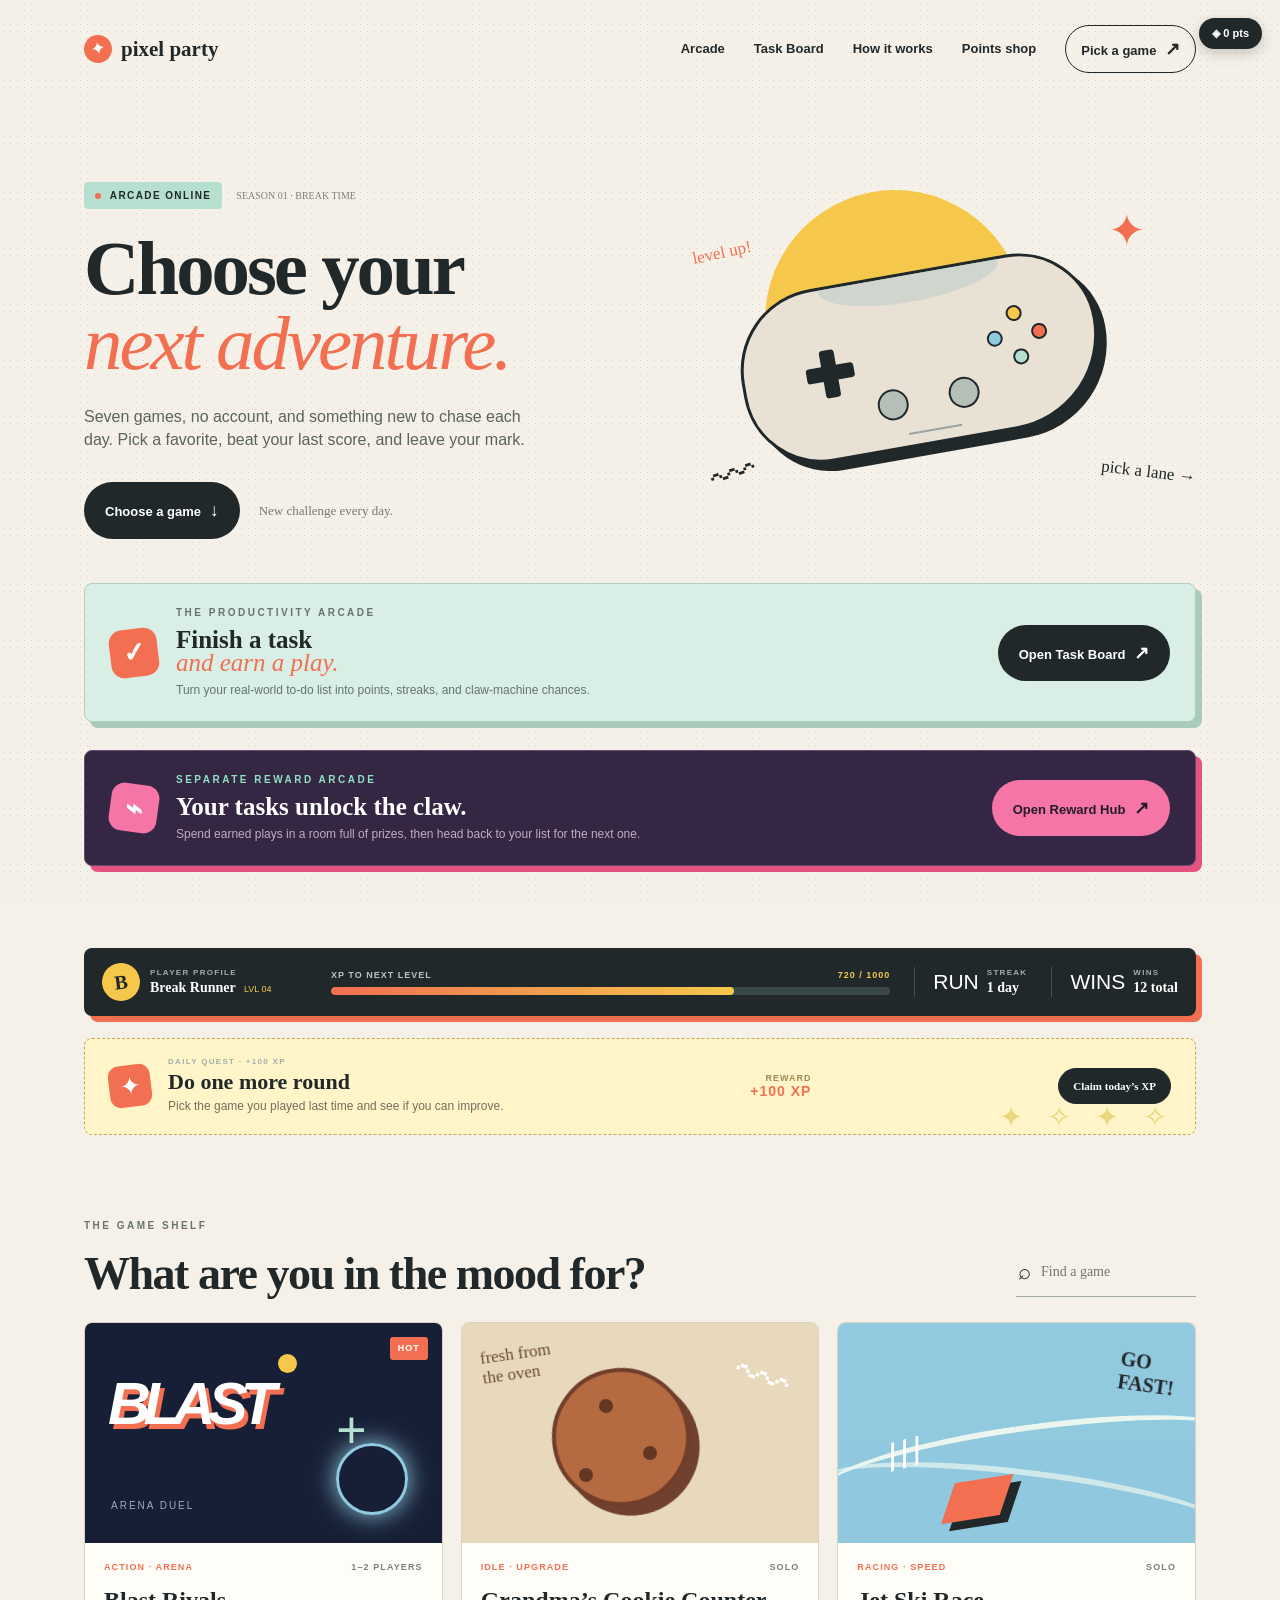
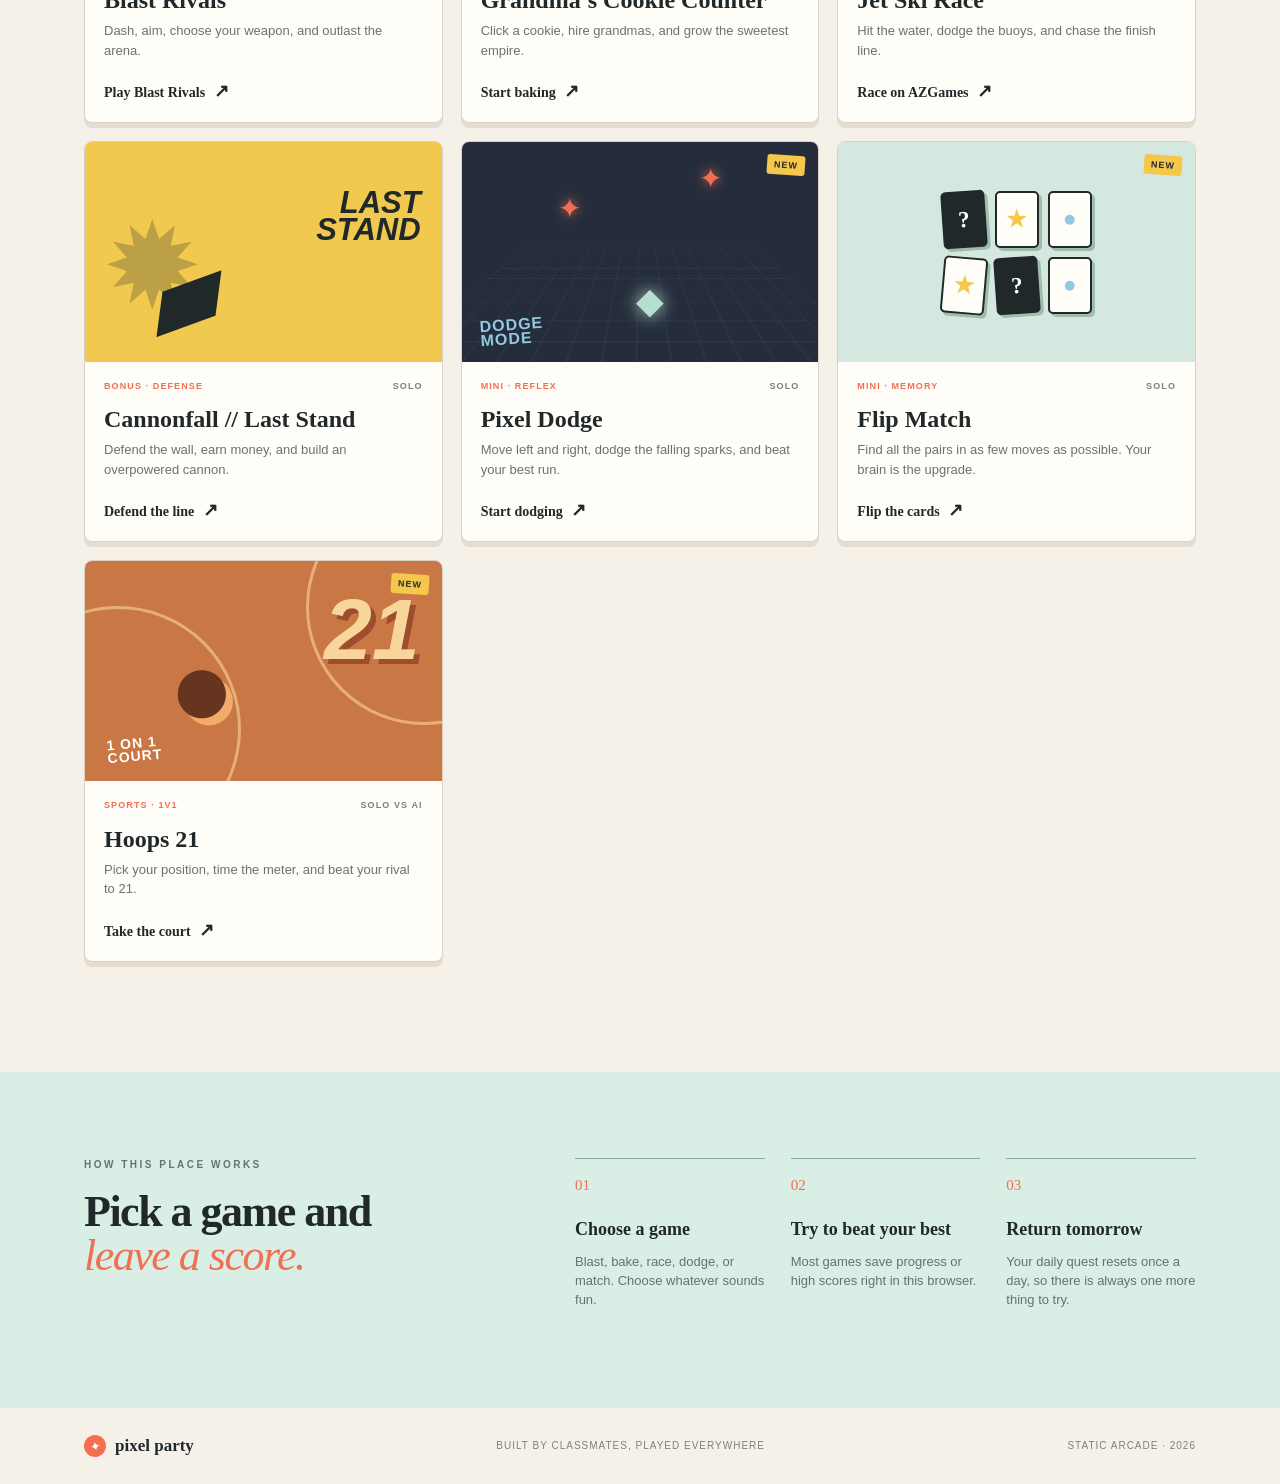
<file: index.html>
<!doctype html>
<html lang="en">
<head>
  <meta charset="utf-8">
  <meta name="viewport" content="width=device-width, initial-scale=1">
  <meta name="description" content="A small browser arcade with quick games, daily challenges, and high scores.">
  <title>Pixel Party // Browser Arcade</title>
  <link rel="stylesheet" href="styles.css">
  <link rel="stylesheet" href="quest.css">
  <link rel="stylesheet" href="party.css">
  <link rel="stylesheet" href="failsafe.css?v=3">
  <link rel="stylesheet" href="arcade-extra.css">
</head>
<body>
  <div class="grain" aria-hidden="true"></div>
  <header class="site-header">
    <a class="logo" href="#top" aria-label="Pixel Party home"><span class="logo-mark">✦</span><span>pixel party</span></a>
    <nav aria-label="Primary navigation">
      <a href="#arcade">Arcade</a>
      <a href="tasks.html">Task Board</a>
      <a href="#how-it-works">How it works</a>
      <a href="shop.html">Points shop</a><a class="nav-button" href="#arcade">Pick a game <span>↗</span></a>
    </nav>
  </header>

  <main id="top">
    <section class="hero gamified-hero" aria-labelledby="hero-title">
      <div class="hero-copy">
        <div class="status-line"><span class="live-pill"><span class="pulse"></span> ARCADE ONLINE</span><span class="season-label">SEASON 01 · BREAK TIME</span></div>
        <h1 id="hero-title">Choose your<br><em>next adventure.</em></h1>
        <p class="hero-text">Seven games, no account, and something new to chase each day. Pick a favorite, beat your last score, and leave your mark.</p>
        <div class="hero-actions"><a class="button button-primary" href="#arcade">Choose a game <span>↓</span></a><span class="micro-note">New challenge every day.</span></div>
      </div>
      <div class="hero-art" aria-label="Decorative game controller illustration">
        <div class="sun"></div><div class="doodle doodle-star">✦</div><div class="doodle doodle-zig">〰</div>
        <div class="controller"><span class="controller-top"></span><span class="dpad"><i></i><b></b></span><span class="button-cluster"><i></i><i></i><i></i><i></i></span><span class="stick one"></span><span class="stick two"></span><span class="controller-line"></span></div>
        <span class="art-note note-one">pick a lane →</span><span class="art-note note-two">level up!</span>
      </div>
    </section>

    <section class="task-cta" aria-label="Task Board preview">
      <div class="task-cta-icon">✓</div><div><p class="kicker">THE PRODUCTIVITY ARCADE</p><h2>Finish a task<br><em>and earn a play.</em></h2><p>Turn your real-world to-do list into points, streaks, and claw-machine chances.</p></div><a class="button button-primary" href="tasks.html">Open Task Board <span>↗</span></a>
    </section>

    <section class="reward-hub" aria-label="Reward Arcade">
      <div class="reward-hub-icon">⌁</div><div><p class="kicker">SEPARATE REWARD ARCADE</p><h2>Your tasks unlock the claw.</h2><p>Spend earned plays in a room full of prizes, then head back to your list for the next one.</p></div><a class="button button-primary" href="games/claw-machine/index.html">Open Reward Hub <span>↗</span></a>
    </section>

    <section class="player-dashboard" aria-label="Player progress">
      <div class="player-id"><div class="avatar" data-party-badge>B</div><div><span class="tiny-label">PLAYER PROFILE</span><strong>Break Runner <i>LVL 04</i></strong></div></div>
      <div class="xp-block"><div class="xp-label"><span>XP TO NEXT LEVEL</span><b>720 / 1000</b></div><div class="xp-track"><span></span></div></div>
      <div class="dash-stat"><span class="stat-icon">RUN</span><div><span class="tiny-label">STREAK</span><strong id="streak-count">0 days</strong></div></div>
      <div class="dash-stat"><span class="stat-icon">WINS</span><div><span class="tiny-label">WINS</span><strong>12 total</strong></div></div>
    </section>

    <section class="daily-quest" aria-label="Daily quest">
      <div class="quest-icon">✦</div><div class="quest-copy"><span class="tiny-label" id="quest-kicker">DAILY QUEST · +100 XP</span><h2 id="quest-title">Try something new</h2><p id="quest-copy">Play one of the two fresh mini-games below and add a new badge to your shelf.</p></div><span class="quest-reward">REWARD<br><b>+100 XP</b></span><button class="quest-button" id="claim-quest">Claim today’s XP</button><span class="quest-status" id="quest-status" aria-live="polite"></span>
    </section>

    <section class="arcade-section" id="arcade" aria-labelledby="arcade-title">
      <div class="section-heading"><div><p class="kicker">the game shelf</p><h2 id="arcade-title">What are you in the mood for?</h2></div><label class="search"><span>⌕</span><input id="game-search" type="search" placeholder="Find a game" aria-label="Find a game"></label></div>
      <div class="game-grid" id="game-grid">
        <article class="game-card featured" data-title="Blast Rivals" data-tags="action arena duel shooting">
          <div class="card-art blast-art"><span class="art-badge">HOT</span><span class="blast-word">BLAST</span><span class="blast-orb orb-one"></span><span class="blast-orb orb-two"></span><span class="blast-cross">+</span><span class="blast-caption">arena duel</span></div>
          <div class="card-body"><div class="card-meta"><span class="game-type">Action · Arena</span><span class="players">1–2 players</span></div><h3>Blast Rivals</h3><p>Dash, aim, choose your weapon, and outlast the arena.</p><a class="card-link" href="games/blast-rivals/index.html">Play Blast Rivals <span>↗</span></a></div>
        </article>
        <article class="game-card" data-title="Grandma's Cookie Counter" data-tags="clicker idle upgrade cozy">
          <div class="card-art cookie-art"><span class="recipe-note">fresh from<br>the oven</span><span class="cookie">●</span><span class="cookie-chip c1"></span><span class="cookie-chip c2"></span><span class="cookie-chip c3"></span><span class="steam">〰</span></div>
          <div class="card-body"><div class="card-meta"><span class="game-type">Idle · Upgrade</span><span class="players">Solo</span></div><h3>Grandma’s Cookie Counter</h3><p>Click a cookie, hire grandmas, and grow the sweetest empire.</p><a class="card-link" href="games/grandmas-cookie/index.html">Start baking <span>↗</span></a></div>
        </article>
        <article class="game-card" data-title="Jet Ski Race" data-tags="racing speed water multiplayer">
          <div class="card-art jetski-art"><span class="wave wave-one"></span><span class="wave wave-two"></span><span class="jetski">▰</span><span class="speed-lines">///</span><span class="race-note">GO<br>FAST!</span></div>
          <div class="card-body"><div class="card-meta"><span class="game-type">Racing · Speed</span><span class="players">Solo</span></div><h3>Jet Ski Race</h3><p>Hit the water, dodge the buoys, and chase the finish line.</p><a class="card-link" href="https://azgames.io/jetski-race" target="_blank" rel="noopener">Race on AZGames <span>↗</span></a></div>
        </article>
        <article class="game-card bonus-card" data-title="Cannonfall Last Stand" data-tags="defense shooter upgrade bonus">
          <div class="card-art cannon-art"><span class="cannon-sun">✹</span><span class="cannon">▰</span><span class="cannon-copy">LAST<br>STAND</span></div>
          <div class="card-body"><div class="card-meta"><span class="game-type">Bonus · Defense</span><span class="players">Solo</span></div><h3>Cannonfall // Last Stand</h3><p>Defend the wall, earn money, and build an overpowered cannon.</p><a class="card-link" href="games/cannonfall/index.html">Defend the line <span>↗</span></a></div>
        </article>
        <article class="game-card mini-card" data-title="Pixel Dodge" data-tags="arcade reflex quick mini new">
          <div class="card-art dodge-art"><span class="new-stamp">NEW</span><span class="dodge-grid"></span><span class="dodge-player">◆</span><span class="dodge-enemy enemy-a">✦</span><span class="dodge-enemy enemy-b">✦</span><span class="dodge-title">DODGE<br>MODE</span></div>
          <div class="card-body"><div class="card-meta"><span class="game-type">Mini · Reflex</span><span class="players">Solo</span></div><h3>Pixel Dodge</h3><p>Move left and right, dodge the falling sparks, and beat your best run.</p><a class="card-link" href="games/pixel-dodge/index.html">Start dodging <span>↗</span></a></div>
        </article>
        <article class="game-card mini-card" data-title="Flip Match" data-tags="memory puzzle quick mini new">
          <div class="card-art memory-art"><span class="new-stamp">NEW</span><span class="memory-card mc-1">?</span><span class="memory-card mc-2">★</span><span class="memory-card mc-3">●</span><span class="memory-card mc-4">★</span><span class="memory-card mc-5">?</span><span class="memory-card mc-6">●</span></div>
          <div class="card-body"><div class="card-meta"><span class="game-type">Mini · Memory</span><span class="players">Solo</span></div><h3>Flip Match</h3><p>Find all the pairs in as few moves as possible. Your brain is the upgrade.</p><a class="card-link" href="games/flip-match/index.html">Flip the cards <span>↗</span></a></div>
        </article>
        <article class="game-card mini-card" data-title="Hoops 21" data-tags="basketball sports shooting position levels new">
          <div class="card-art hoops-art"><span class="new-stamp">NEW</span><span class="hoops-number">21</span><span class="hoops-ball">●</span><span class="hoops-lines">1 ON 1<br>COURT</span></div>
          <div class="card-body"><div class="card-meta"><span class="game-type">Sports · 1v1</span><span class="players">Solo vs AI</span></div><h3>Hoops 21</h3><p>Pick your position, time the meter, and beat your rival to 21.</p><a class="card-link" href="games/hoops-21/index.html">Take the court <span>↗</span></a></div>
        </article>
      </div>
      <p class="empty-state" id="empty-state" hidden>No games found. Try a different vibe.</p>
    </section>

    <section class="how-section" id="how-it-works"><div class="how-intro"><p class="kicker">how this place works</p><h2>Pick a game and<br><em>leave a score.</em></h2></div><div class="steps"><div class="step"><span>01</span><h3>Choose a game</h3><p>Blast, bake, race, dodge, or match. Choose whatever sounds fun.</p></div><div class="step"><span>02</span><h3>Try to beat your best</h3><p>Most games save progress or high scores right in this browser.</p></div><div class="step"><span>03</span><h3>Return tomorrow</h3><p>Your daily quest resets once a day, so there is always one more thing to try.</p></div></div></section>
  </main>
  <footer class="site-footer"><a class="logo" href="#top"><span class="logo-mark">✦</span><span>pixel party</span></a><span>built by classmates, played everywhere</span><span>static arcade · 2026</span></footer>
  <script src="party.js"></script><script src="script.js"></script>
</body>
</html>
</file>
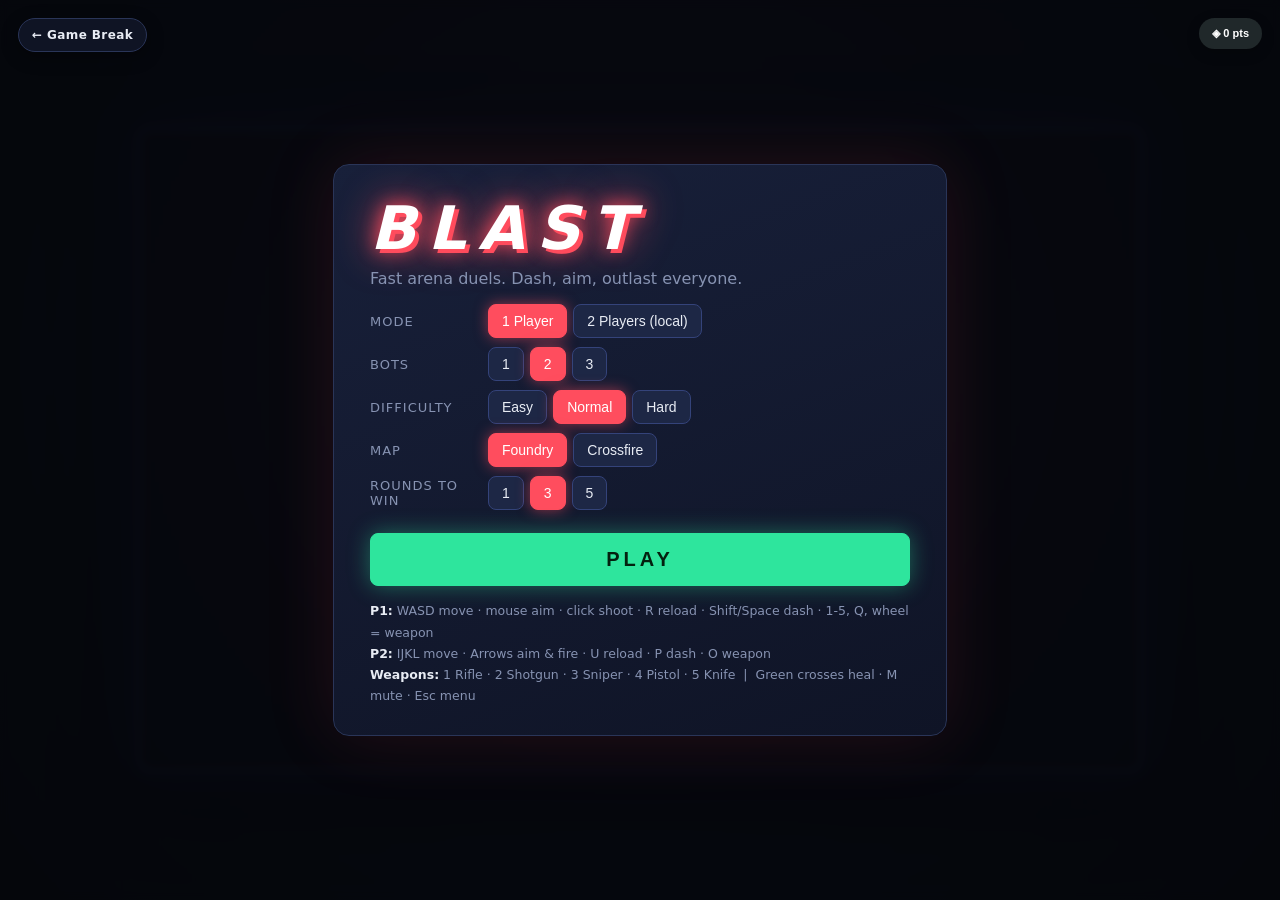
<file: games/blast-rivals/index.html>
<!doctype html>
<html lang="en">
<head>
<meta charset="utf-8">
<title>BLAST - Arena Duel</title>
<meta name="viewport" content="width=device-width,initial-scale=1">
<link rel="stylesheet" href="../../party.css">
<style>
  :root{--bg:#07090f;--panel:#121829;--line:#2a3558;--txt:#e8ecf4;--dim:#8793b2;--hot:#ff4d5e;--ok:#2ee59d}
  html,body{margin:0;height:100%;background:radial-gradient(circle at 50% 40%,#101728,var(--bg));color:var(--txt);font-family:"Segoe UI",system-ui,sans-serif;overflow:hidden}
  #wrap{display:flex;align-items:center;justify-content:center;height:100%}
  canvas{border-radius:10px;box-shadow:0 0 0 2px #24305a,0 0 60px #3a60ff33,0 20px 80px #000;max-width:100vw;max-height:100vh;cursor:none}
  #menu{position:absolute;inset:0;display:flex;align-items:center;justify-content:center;background:rgba(5,7,12,.82);backdrop-filter:blur(4px)}
  #menu.hide{display:none}
  .card{background:linear-gradient(160deg,#18203a,#0f1426);border:1px solid var(--line);border-radius:16px;padding:28px 36px;width:540px;max-width:92vw;box-shadow:0 0 70px #ff4d5e22}
  h1{margin:0;font-size:60px;letter-spacing:12px;font-weight:900;font-style:italic;color:#fff;text-shadow:0 0 18px var(--hot),0 0 40px var(--hot),4px 4px 0 var(--hot)}
  .sub{color:var(--dim);margin:6px 0 16px}
  .row{display:flex;gap:8px;margin:9px 0;align-items:center;flex-wrap:wrap}
  .row label{width:110px;color:var(--dim);font-size:13px;text-transform:uppercase;letter-spacing:1px}
  .grp{display:flex;gap:6px;flex-wrap:wrap}
  button{background:#1d2745;color:var(--txt);border:1px solid #34437a;border-radius:8px;padding:8px 13px;font-size:14px;cursor:pointer;transition:.12s}
  button.sel{background:var(--hot);border-color:var(--hot);color:#fff;box-shadow:0 0 14px #ff4d5e88}
  button:hover{filter:brightness(1.2)}
  #play{width:100%;margin-top:14px;padding:14px;font-size:20px;letter-spacing:4px;background:var(--ok);border-color:var(--ok);color:#03210f;font-weight:800;box-shadow:0 0 22px #2ee59d66}
  .keys{font-size:12.5px;color:var(--dim);line-height:1.7;margin-top:14px}
  .keys b{color:var(--txt)}
  .back-home{position:fixed;left:18px;top:18px;z-index:20;color:var(--txt);background:#121829dd;border:1px solid var(--line);border-radius:999px;padding:9px 13px;text-decoration:none;font-size:12px;font-weight:700;letter-spacing:.4px;box-shadow:0 5px 18px #0005}
  .back-home:hover{background:var(--hot);border-color:var(--hot);color:#fff}
</style>
</head>
<body>
<a class="back-home" href="../../index.html" aria-label="Back to Game Break homepage">← Game Break</a>
<div id="wrap"><canvas id="c" width="1000" height="640"></canvas></div>
<div id="menu">
  <div class="card">
    <h1>BLAST</h1>
    <div class="sub">Fast arena duels. Dash, aim, outlast everyone.</div>
    <div class="row"><label>Mode</label><span class="grp" id="modebtns"></span></div>
    <div class="row"><label>Bots</label><span class="grp" id="botbtns"></span></div>
    <div class="row"><label>Difficulty</label><span class="grp" id="dbtns"></span></div>
    <div class="row"><label>Map</label><span class="grp" id="mapbtns"></span></div>
    <div class="row"><label>Rounds to win</label><span class="grp" id="rbtns"></span></div>
    <button id="play">PLAY</button>
    <div class="keys">
      <b>P1:</b> WASD move · mouse aim · click shoot · R reload · Shift/Space dash · 1-5, Q, wheel = weapon<br>
      <b>P2:</b> IJKL move · Arrows aim &amp; fire · U reload · P dash · O weapon<br>
      <b>Weapons:</b> 1 Rifle · 2 Shotgun · 3 Sniper · 4 Pistol · 5 Knife &nbsp;|&nbsp; Green crosses heal · M mute · Esc menu
    </div>
  </div>
</div>
<script src="../../party.js"></script><script>
"use strict";
const cv=document.getElementById('c'),ctx=cv.getContext('2d');
const W=cv.width,H=cv.height;
const WEAPONS=[
 {name:'Rifle',  dmg:16,rate:.095,mag:30,reload:1.5,spread:.05,speed:1100,pellets:1,life:.9, color:'#ffd45a',kick:.8,len:24,snd:520},
 {name:'Shotgun',dmg:11,rate:.75, mag:6, reload:2.0,spread:.26,speed:950, pellets:8,life:.32,color:'#ff9a4f',kick:5,len:22,snd:180},
 {name:'Sniper', dmg:90,rate:1.2, mag:4, reload:2.3,spread:0,  speed:3200,pellets:1,life:1.0,color:'#7fe3ff',kick:6,len:34,snd:260},
 {name:'Pistol', dmg:14,rate:.2,  mag:12,reload:1.1,spread:.03,speed:1100,pellets:1,life:.8, color:'#f1f4fb',kick:1.2,len:14,snd:640},
 {name:'Knife',  dmg:55,rate:.45, mag:Infinity,reload:0,spread:0,speed:0,pellets:0,life:0,melee:48,color:'#c9d3e8',kick:2,len:22,snd:0}
];
const MAPS=[
 {name:'Foundry',floor:'#151b2b',accent:'#4a6bff',
  walls:[{x:200,y:130,w:30,h:160},{x:770,y:350,w:30,h:160},{x:430,y:60,w:140,h:28},{x:430,y:552,w:140,h:28},
   {x:440,y:290,w:120,h:60},{x:120,y:430,w:130,h:30},{x:750,y:180,w:130,h:30},{x:330,y:200,w:28,h:28},{x:640,y:410,w:28,h:28}],
  spawns:[[70,70],[930,570],[930,70],[70,570],[500,150],[500,490]],
  packs:[[500,230],[500,410]]},
 {name:'Crossfire',floor:'#1a1626',accent:'#c455ff',
  walls:[{x:470,y:200,w:60,h:240},{x:360,y:305,w:280,h:30},{x:150,y:120,w:90,h:90},{x:760,y:120,w:90,h:90},
   {x:150,y:430,w:90,h:90},{x:760,y:430,w:90,h:90},{x:60,y:290,w:30,h:60},{x:910,y:290,w:30,h:60}],
  spawns:[[60,60],[940,580],[940,60],[60,580],[500,60],[500,580]],
  packs:[[300,215],[700,425],[500,110]]}
];
const DIFFS=[{name:'Easy',turn:3,spr:2.4,fire:.5},{name:'Normal',turn:5,spr:1.3,fire:.8},{name:'Hard',turn:8,spr:.6,fire:.95}];
const PAL=[{c:'#3ea0ff',d:'#143f73'},{c:'#ff4d5e',d:'#6e1623'},{c:'#2ee59d',d:'#0d5c3e'},{c:'#c455ff',d:'#4a1a6e'}];
const BORDER=[{x:0,y:0,w:W,h:16},{x:0,y:H-16,w:W,h:16},{x:0,y:0,w:16,h:H},{x:W-16,y:0,w:16,h:H}];

let WALLS=[],PACKS=[],SPAWNS=[],curMap=MAPS[0];
const keys={};let mouse={x:W/2,y:H/2,down:false};
let cfg={mode:1,bots:2,rounds:3,map:0,diff:1};
let players=[],bullets=[],parts=[],texts=[],decals=[],feed=[];
let state='menu',roundMsg='',msgT=0,timer=0,shake=0;

// ---------- audio ----------
let AC=null,muted=false;
function audio(){if(!AC){try{AC=new (window.AudioContext||window.webkitAudioContext)()}catch(e){}}return AC}
function tone(f,d,type,vol,slide){const a=audio();if(!a||muted)return;const o=a.createOscillator(),g=a.createGain();
  o.type=type;o.frequency.value=f;if(slide)o.frequency.exponentialRampToValueAtTime(Math.max(30,f*slide),a.currentTime+d);
  g.gain.value=vol;g.gain.exponentialRampToValueAtTime(.0001,a.currentTime+d);o.connect(g);g.connect(a.destination);o.start();o.stop(a.currentTime+d)}
function noise(d,vol){const a=audio();if(!a||muted)return;const n=a.sampleRate*d,b=a.createBuffer(1,n,a.sampleRate),c=b.getChannelData(0);
  for(let i=0;i<n;i++)c[i]=(Math.random()*2-1)*(1-i/n);const s=a.createBufferSource(),g=a.createGain();s.buffer=b;g.gain.value=vol;s.connect(g);g.connect(a.destination);s.start()}
function sfx(t,w){
  if(t==='shot'){if(w.melee){noise(.08,.15);return}noise(.07,.12);tone(w.snd,.09,'square',.06,.5)}
  if(t==='hit')tone(900,.06,'triangle',.12,.6);
  if(t==='kill'){tone(300,.25,'sawtooth',.1,.3)}
  if(t==='dash'){noise(.12,.1)}
  if(t==='pack'){tone(500,.12,'sine',.12,2)}
  if(t==='count')tone(600,.1,'square',.07);
  if(t==='go')tone(900,.25,'square',.08);
}

// ---------- helpers ----------
function rectHit(cx,cy,r,w){const nx=Math.max(w.x,Math.min(cx,w.x+w.w)),ny=Math.max(w.y,Math.min(cy,w.y+w.h));const dx=cx-nx,dy=cy-ny;return dx*dx+dy*dy<r*r}
function blocked(x,y,r){return WALLS.some(w=>rectHit(x,y,r,w))}
function ptWall(x,y){return WALLS.some(w=>x>w.x&&x<w.x+w.w&&y>w.y&&y<w.y+w.h)}
function los(a,b){const d=Math.hypot(b.x-a.x,b.y-a.y),n=Math.ceil(d/10);for(let i=1;i<n;i++){const t=i/n;if(ptWall(a.x+(b.x-a.x)*t,a.y+(b.y-a.y)*t))return false}return true}
function rnd(a,b){return a+Math.random()*(b-a)}
function spark(x,y,c,n,s){for(let i=0;i<n;i++){const a=Math.random()*6.283,v=rnd(.2,1)*s;parts.push({x,y,vx:Math.cos(a)*v,vy:Math.sin(a)*v,life:rnd(.2,.5),max:.5,c,sz:rnd(2,4)})}}

function mkPlayer(i,type){return{id:i,type,x:0,y:0,r:14,hp:100,alive:true,ang:0,wins:0,kills:0,
  wi:0,ammo:WEAPONS.map(w=>w.mag),cool:0,reloading:0,pal:PAL[i%4],name:type==='bot'?'Bot '+i:'P'+(i+1),
  think:0,strafe:1,tx:0,ty:0,flash:0,hitT:0,hitMark:0,dashT:0,dashCd:0,dx:1,dy:0,recoil:0,unstick:0,usx:0,usy:0}}
function setup(){
  curMap=MAPS[cfg.map];WALLS=BORDER.concat(curMap.walls);SPAWNS=curMap.spawns;
  players=[];
  if(cfg.mode===1)players.push(mkPlayer(0,'p1'));else players.push(mkPlayer(0,'p1'),mkPlayer(1,'p2'));
  for(let i=0;i<cfg.bots;i++)players.push(mkPlayer(players.length,'bot'));
  newRound(true);
}
function newRound(first){
  bullets=[];parts=[];texts=[];decals=[];feed=[];
  PACKS=curMap.packs.map(p=>({x:p[0],y:p[1],on:true,t:0}));
  const sp=SPAWNS.slice().sort(()=>Math.random()-.5);
  players.forEach((p,i)=>{p.x=sp[i][0];p.y=sp[i][1];p.hp=100;p.alive=true;p.ammo=WEAPONS.map(w=>w.mag);p.reloading=0;p.cool=0;p.wi=0;
    p.dashT=0;p.dashCd=0;p.ang=Math.atan2(H/2-p.y,W/2-p.x)});
  state='count';timer=2.4;msgT=0;lastCount=3;
}
let lastCount=3;

// ---------- combat ----------
function startReload(p){const w=WEAPONS[p.wi];if(w.melee||p.reloading>0||p.ammo[p.wi]===w.mag)return;p.reloading=w.reload}
function shoot(p){
  const w=WEAPONS[p.wi];if(p.cool>0||p.reloading>0||p.dashT>0)return;
  const sm=p.type==='bot'?DIFFS[cfg.diff].spr:1;
  if(w.melee){p.cool=w.rate;p.flash=.12;p.swing=.14;sfx('shot',w);
    players.forEach(o=>{if(o===p||!o.alive)return;const d=Math.hypot(o.x-p.x,o.y-p.y);
      if(d<w.melee+o.r){let da=Math.atan2(o.y-p.y,o.x-p.x)-p.ang;da=Math.atan2(Math.sin(da),Math.cos(da));
        if(Math.abs(da)<1.0)hurt(o,w.dmg,p)}});return}
  if(p.ammo[p.wi]<=0){startReload(p);return}
  p.ammo[p.wi]--;p.cool=w.rate;p.flash=.07;p.recoil=w.kick;sfx('shot',w);
  if(p.type!=='bot')shake=Math.max(shake,w.kick*.8);
  for(let i=0;i<w.pellets;i++){
    const a=p.ang+(Math.random()-.5)*2*w.spread*sm;
    bullets.push({x:p.x+Math.cos(p.ang)*(p.r+w.len),y:p.y+Math.sin(p.ang)*(p.r+w.len),vx:Math.cos(a)*w.speed,vy:Math.sin(a)*w.speed,life:w.life,dmg:w.dmg,owner:p,color:w.color,big:w.name==='Sniper'});
  }
  // shell casing
  parts.push({x:p.x,y:p.y,vx:Math.cos(p.ang+1.6)*90+rnd(-30,30),vy:Math.sin(p.ang+1.6)*90+rnd(-30,30),life:.4,max:.4,c:'#c9a24a',sz:2});
  if(p.ammo[p.wi]===0)startReload(p);
}
function hurt(o,d,by){
  if(!o.alive)return;o.hp-=d;o.hitT=.1;
  by.hitMark=.18;sfx('hit');
  spark(o.x,o.y,'#ff4d5e',6,240);
  texts.push({x:o.x+rnd(-8,8),y:o.y-22,txt:Math.round(d),life:.7,c:'#fff'});
  if(by.type!=='bot')shake=Math.max(shake,3);
  if(o.hp<=0){o.alive=false;by.kills++;sfx('kill');shake=Math.max(shake,8);
    decals.push({x:o.x,y:o.y,r:rnd(18,26),c:o.pal.c,a:.35});
    for(let i=0;i<3;i++)decals.push({x:o.x+rnd(-24,24),y:o.y+rnd(-24,24),r:rnd(4,10),c:o.pal.c,a:.3});
    spark(o.x,o.y,o.pal.c,26,420);
    feed.push({t:4,a:by.name,ac:by.pal.c,b:o.name,bc:o.pal.c,w:WEAPONS[by.wi].name})}
}
function move(p,dx,dy){
  if(!blocked(p.x+dx,p.y,p.r))p.x+=dx;
  if(!blocked(p.x,p.y+dy,p.r))p.y+=dy;
}
function speedOf(p){return WEAPONS[p.wi].melee?265:228}
function dash(p,dx,dy){
  if(p.dashCd>0||!p.alive)return;
  if(!dx&&!dy){dx=Math.cos(p.ang);dy=Math.sin(p.ang)}
  const l=Math.hypot(dx,dy);p.dx=dx/l;p.dy=dy/l;p.dashT=.15;p.dashCd=1.6;sfx('dash');
}
function stepMove(p,dt,mx,my,sp){
  if(p.dashT>0){p.dashT-=dt;const s=720*dt;
    for(let i=0;i<3;i++)parts.push({x:p.x,y:p.y,vx:0,vy:0,life:.25,max:.25,c:p.pal.c,sz:9});
    move(p,p.dx*s,p.dy*s);return}
  const l=Math.hypot(mx,my)||1;move(p,mx/l*sp*dt,my/l*sp*dt);
}

function updateHuman(p,dt){
  let mx=0,my=0;
  if(p.type==='p1'){
    if(keys['KeyW'])my--;if(keys['KeyS'])my++;if(keys['KeyA'])mx--;if(keys['KeyD'])mx++;
    p.ang=Math.atan2(mouse.y-p.y,mouse.x-p.x);
    if(mouse.down)shoot(p);
    if(keys['ShiftLeft']||keys['Space'])dash(p,mx,my);
  }else{
    if(keys['KeyI'])my--;if(keys['KeyK'])my++;if(keys['KeyJ'])mx--;if(keys['KeyL'])mx++;
    let ax=0,ay=0;
    if(keys['ArrowUp'])ay--;if(keys['ArrowDown'])ay++;if(keys['ArrowLeft'])ax--;if(keys['ArrowRight'])ax++;
    if(ax||ay){p.ang=Math.atan2(ay,ax);shoot(p)}else if(mx||my)p.ang=Math.atan2(my,mx);
    if(keys['KeyP'])dash(p,mx,my);
  }
  stepMove(p,dt,mx,my,speedOf(p));
}
function updateBot(p,dt){
  const D=DIFFS[cfg.diff];
  let tgt=null,best=1e9;
  players.forEach(o=>{if(o===p||!o.alive)return;const d=Math.hypot(o.x-p.x,o.y-p.y);if(d<best){best=d;tgt=o}});
  if(!tgt)return;
  p.think-=dt;
  const see=los(p,tgt);
  if(p.think<=0){p.think=.4+Math.random()*.6;p.strafe=Math.random()<.5?1:-1;
    p.wi=best<110?4:best<260?1:best>560?2:0;
    if(!see){p.tx=tgt.x+rnd(-80,80);p.ty=tgt.y+rnd(-80,80)}
    if(see&&Math.random()<.2&&p.dashCd<=0)dash(p,Math.cos(Math.atan2(tgt.y-p.y,tgt.x-p.x)+p.strafe*1.57),Math.sin(Math.atan2(tgt.y-p.y,tgt.x-p.x)+p.strafe*1.57))}
  const want=Math.atan2(tgt.y-p.y,tgt.x-p.x);
  let da=want-p.ang;da=Math.atan2(Math.sin(da),Math.cos(da));
  p.ang+=Math.max(-D.turn*dt,Math.min(D.turn*dt,da));
  const sp=speedOf(p)*.82;let dx=0,dy=0;
  // low health: head for a pack
  const pk=p.hp<55?PACKS.filter(k=>k.on).sort((a,b)=>Math.hypot(a.x-p.x,a.y-p.y)-Math.hypot(b.x-p.x,b.y-p.y))[0]:null;
  if(p.unstick>0){p.unstick-=dt;dx=p.usx;dy=p.usy}
  else if(pk&&!(see&&best<200)){const a=Math.atan2(pk.y-p.y,pk.x-p.x);dx=Math.cos(a);dy=Math.sin(a)}
  else if(see){
    const pref=WEAPONS[p.wi].melee?0:p.wi===1?150:p.wi===2?450:260;
    const fwd=best>pref+40?1:best<pref-40?-1:0;
    dx=Math.cos(want)*fwd+Math.cos(want+1.57)*p.strafe*.7;
    dy=Math.sin(want)*fwd+Math.sin(want+1.57)*p.strafe*.7;
  }else{const a=Math.atan2(p.ty-p.y,p.tx-p.x);dx=Math.cos(a);dy=Math.sin(a)}
  if(see&&Math.abs(da)<.25+(WEAPONS[p.wi].melee?.5:0)&&best<(WEAPONS[p.wi].melee?58:700)&&Math.random()<D.fire)shoot(p);
  const ox=p.x,oy=p.y;stepMove(p,dt,dx,dy,sp);
  if(p.dashT<=0&&p.unstick<=0&&(dx||dy)&&Math.hypot(p.x-ox,p.y-oy)<sp*dt*.25){p.unstick=.45;const a=Math.random()*6.28;p.usx=Math.cos(a);p.usy=Math.sin(a);p.think=0}
  if(p.ammo[p.wi]<=0&&!WEAPONS[p.wi].melee)startReload(p);
}

function update(dt){
  shake*=Math.pow(.001,dt);if(shake<.2)shake=0;
  if(msgT>0)msgT-=dt;
  players.forEach(p=>{
    p.cool-=dt;p.flash-=dt;p.hitT-=dt;p.hitMark-=dt;p.dashCd-=dt;p.recoil*=Math.pow(.0005,dt);if(p.swing>0)p.swing-=dt;
    if(p.reloading>0){p.reloading-=dt;if(p.reloading<=0){p.reloading=0;p.ammo[p.wi]=WEAPONS[p.wi].mag}}
  });
  feed.forEach(f=>f.t-=dt);feed=feed.filter(f=>f.t>0);
  if(state==='count'){
    timer-=dt;const c=Math.ceil(timer-.4);
    if(c!==lastCount&&c>0){lastCount=c;sfx('count')}
    if(timer<=0){state='play';roundMsg='GO!';msgT=.8;sfx('go')}
  }
  if(state==='play'){
    players.forEach(p=>{if(!p.alive)return;p.type==='bot'?updateBot(p,dt):updateHuman(p,dt)});
    PACKS.forEach(k=>{
      if(!k.on){k.t-=dt;if(k.t<=0)k.on=true;return}
      for(const p of players){if(p.alive&&p.hp<100&&Math.hypot(p.x-k.x,p.y-k.y)<p.r+12){
        p.hp=Math.min(100,p.hp+40);k.on=false;k.t=14;sfx('pack');spark(k.x,k.y,'#2ee59d',14,200);
        texts.push({x:p.x,y:p.y-22,txt:'+40',life:.8,c:'#2ee59d'});break}}
    });
  }
  for(const b of bullets){
    const steps=Math.max(1,Math.ceil(Math.hypot(b.vx,b.vy)*dt/8));
    for(let s=0;s<steps&&b.life>0;s++){
      b.x+=b.vx*dt/steps;b.y+=b.vy*dt/steps;
      if(ptWall(b.x,b.y)){b.life=0;spark(b.x,b.y,b.color,5,180);break}
      for(const o of players){if(!o.alive||o===b.owner)continue;
        if(Math.hypot(o.x-b.x,o.y-b.y)<o.r){hurt(o,b.dmg,b.owner);b.life=0;break}}
    }
    b.life-=dt;
  }
  bullets=bullets.filter(b=>b.life>0);
  parts.forEach(p=>{p.x+=p.vx*dt;p.y+=p.vy*dt;p.vx*=.96;p.vy*=.96;p.life-=dt});parts=parts.filter(p=>p.life>0);
  texts.forEach(t=>{t.y-=40*dt;t.life-=dt});texts=texts.filter(t=>t.life>0);
  if(state==='play'){
    const alive=players.filter(p=>p.alive);
    if(alive.length<=1){
      state='roundend';timer=2.2;
      if(alive[0]){alive[0].wins++;roundMsg=alive[0].name+' wins the round!'}else roundMsg='Draw!';
      msgT=2.2;
      const champ=players.find(p=>p.wins>=cfg.rounds);
      if(champ){state='over';roundMsg=champ.name+' WINS THE MATCH!';msgT=1e9}
    }
  }else if(state==='roundend'){timer-=dt;if(timer<=0)newRound(false)}
}

// ---------- rendering ----------
const vig=document.createElement('canvas');vig.width=W;vig.height=H;
(function(){const g=vig.getContext('2d'),r=g.createRadialGradient(W/2,H/2,H*.35,W/2,H/2,H*.85);
  r.addColorStop(0,'rgba(0,0,0,0)');r.addColorStop(1,'rgba(0,0,0,.6)');g.fillStyle=r;g.fillRect(0,0,W,H)})();

function drawFloor(){
  ctx.fillStyle=curMap.floor;ctx.fillRect(0,0,W,H);
  for(let x=0;x<W;x+=80)for(let y=0;y<H;y+=80){
    if(((x+y)/80)%2===0){ctx.fillStyle='rgba(255,255,255,.025)';ctx.fillRect(x,y,80,80)}}
  ctx.strokeStyle='rgba(255,255,255,.05)';ctx.lineWidth=1;
  for(let x=0;x<=W;x+=80){ctx.beginPath();ctx.moveTo(x,0);ctx.lineTo(x,H);ctx.stroke()}
  for(let y=0;y<=H;y+=80){ctx.beginPath();ctx.moveTo(0,y);ctx.lineTo(W,y);ctx.stroke()}
  // center ring
  ctx.strokeStyle=curMap.accent+'55';ctx.lineWidth=3;ctx.beginPath();ctx.arc(W/2,H/2,110,0,7);ctx.stroke();
  ctx.setLineDash([10,14]);ctx.beginPath();ctx.arc(W/2,H/2,150,0,7);ctx.stroke();ctx.setLineDash([]);
  decals.forEach(d=>{ctx.globalAlpha=d.a;ctx.fillStyle=d.c;ctx.beginPath();ctx.arc(d.x,d.y,d.r,0,7);ctx.fill()});ctx.globalAlpha=1;
}
function drawWalls(){
  WALLS.forEach(w=>{ctx.fillStyle='rgba(0,0,0,.45)';ctx.fillRect(w.x+7,w.y+9,w.w,w.h)});
  WALLS.forEach(w=>{
    const g=ctx.createLinearGradient(0,w.y,0,w.y+w.h);g.addColorStop(0,'#46537d');g.addColorStop(1,'#2a3354');
    ctx.fillStyle=g;ctx.fillRect(w.x,w.y,w.w,w.h);
    ctx.fillStyle=curMap.accent;ctx.globalAlpha=.9;ctx.fillRect(w.x,w.y,w.w,3);ctx.globalAlpha=1;
    ctx.strokeStyle='rgba(255,255,255,.12)';ctx.lineWidth=1;ctx.strokeRect(w.x+.5,w.y+.5,w.w-1,w.h-1);
  });
}
function drawPack(k){
  if(!k.on){ctx.strokeStyle='#2ee59d33';ctx.lineWidth=2;ctx.beginPath();ctx.arc(k.x,k.y,12,0,7);ctx.stroke();return}
  const t=performance.now()/400;ctx.save();ctx.translate(k.x,k.y);
  ctx.shadowColor='#2ee59d';ctx.shadowBlur=18;ctx.fillStyle='#0d3a2a';ctx.beginPath();ctx.arc(0,0,13+Math.sin(t)*1.5,0,7);ctx.fill();
  ctx.fillStyle='#2ee59d';ctx.fillRect(-7,-2.5,14,5);ctx.fillRect(-2.5,-7,5,14);ctx.restore();
}
function drawPlayer(p){
  const w=WEAPONS[p.wi];
  ctx.fillStyle='rgba(0,0,0,.4)';ctx.beginPath();ctx.ellipse(p.x+4,p.y+7,p.r,p.r*.8,0,0,7);ctx.fill();
  ctx.save();ctx.translate(p.x,p.y);ctx.rotate(p.ang);
  const rc=p.recoil||0;
  // gun
  ctx.fillStyle='#10131c';
  if(w.melee){const sw=p.swing>0?(p.swing/.14-.5)*2.2:0;ctx.save();ctx.rotate(sw);
    ctx.fillStyle='#d6def0';ctx.fillRect(p.r-2,-2,w.len+2,4);ctx.fillStyle='#6b7690';ctx.fillRect(p.r-6,-3,6,6);ctx.restore();
    if(p.swing>0){ctx.strokeStyle='rgba(255,255,255,.6)';ctx.lineWidth=3;ctx.beginPath();ctx.arc(0,0,w.melee,-1,1);ctx.stroke()}}
  else{ctx.fillRect(p.r-6-rc,-4,w.len,8);ctx.fillStyle=w.color;ctx.fillRect(p.r-6-rc+w.len*.35,-2,w.len*.65,4);
    if(p.flash>0){ctx.shadowColor=w.color;ctx.shadowBlur=22;ctx.fillStyle='#fff';ctx.beginPath();ctx.arc(p.r+w.len-4,0,7,0,7);ctx.fill();ctx.shadowBlur=0}}
  // body
  const hit=p.hitT>0;
  ctx.fillStyle=hit?'#fff':p.pal.d;ctx.beginPath();ctx.arc(0,0,p.r,0,7);ctx.fill();
  ctx.fillStyle=hit?'#fff':p.pal.c;ctx.beginPath();ctx.arc(0,0,p.r-3,0,7);ctx.fill();
  // arms
  ctx.fillStyle=p.pal.d;ctx.beginPath();ctx.arc(p.r-4-rc,-4.5,3.6,0,7);ctx.arc(p.r-4-rc,4.5,3.6,0,7);ctx.fill();
  // helmet + visor
  ctx.fillStyle=hit?'#fff':p.pal.d;ctx.beginPath();ctx.arc(-1,0,8.5,0,7);ctx.fill();
  ctx.fillStyle='#dff6ff';ctx.beginPath();ctx.arc(1,0,6,-1.2,1.2);ctx.lineTo(1,0);ctx.fill();
  ctx.restore();
  if(p.dashCd>1.4){ctx.strokeStyle=p.pal.c;ctx.globalAlpha=.5;ctx.lineWidth=2;ctx.beginPath();ctx.arc(p.x,p.y,p.r+5,0,7);ctx.stroke();ctx.globalAlpha=1}
  // hp
  ctx.fillStyle='rgba(0,0,0,.65)';ctx.fillRect(p.x-19,p.y-28,38,6);
  ctx.fillStyle=p.hp>50?'#2ee59d':p.hp>25?'#ffd45a':'#ff4d5e';ctx.fillRect(p.x-18,p.y-27,36*Math.max(0,p.hp)/100,4);
  ctx.fillStyle='#e8ecf4';ctx.font='bold 11px "Segoe UI",sans-serif';ctx.textAlign='center';ctx.fillText(p.name,p.x,p.y-33);
}
function drawHUD(){
  const hum=players.filter(p=>p.type!=='bot');
  hum.forEach((p,i)=>{
    const w=WEAPONS[p.wi],x=i===0?20:W-260,y=H-86;
    ctx.fillStyle='rgba(8,10,18,.75)';ctx.fillRect(x,y,240,68);
    ctx.fillStyle=p.pal.c;ctx.fillRect(x,y,4,68);
    ctx.textAlign='left';ctx.font='bold 13px "Segoe UI",sans-serif';ctx.fillStyle=p.pal.c;ctx.fillText(p.name+' · '+w.name.toUpperCase(),x+14,y+18);
    ctx.fillStyle='#222a44';ctx.fillRect(x+14,y+26,212,8);
    ctx.fillStyle=p.hp>50?'#2ee59d':p.hp>25?'#ffd45a':'#ff4d5e';ctx.fillRect(x+14,y+26,212*Math.max(0,p.hp)/100,8);
    ctx.fillStyle='#e8ecf4';ctx.font='12px "Segoe UI",sans-serif';
    ctx.fillText(w.melee?'—':p.reloading>0?'RELOADING…':p.ammo[p.wi]+' / '+w.mag,x+14,y+52);
    ctx.fillStyle='#222a44';ctx.fillRect(x+130,y+46,96,6);
    ctx.fillStyle=p.dashCd>0?'#5b6690':'#7fe3ff';ctx.fillRect(x+130,y+46,96*(1-Math.max(0,p.dashCd)/1.6),6);
    ctx.fillStyle='#8793b2';ctx.font='10px "Segoe UI",sans-serif';ctx.fillText('DASH',x+130,y+62);
  });
  // scoreboard
  ctx.textAlign='center';
  const n=players.length,bw=110,sx=W/2-n*bw/2;
  ctx.fillStyle='rgba(8,10,18,.75)';ctx.fillRect(sx-8,20,n*bw+16,46);
  ctx.font='bold 11px "Segoe UI",sans-serif';ctx.fillStyle='#8793b2';ctx.fillText('FIRST TO '+cfg.rounds,W/2,15);
  players.forEach((p,i)=>{const cx=sx+i*bw+bw/2;
    ctx.fillStyle=p.alive?p.pal.c:'#4a5170';ctx.font='bold 12px "Segoe UI",sans-serif';ctx.fillText(p.name,cx,38);
    ctx.fillStyle='#e8ecf4';ctx.font='bold 15px "Segoe UI",sans-serif';ctx.fillText('★ '+p.wins+'   ☠ '+p.kills,cx,58)});
  // kill feed
  ctx.textAlign='right';ctx.font='bold 13px "Segoe UI",sans-serif';
  feed.forEach((f,i)=>{const y=96+i*24;ctx.globalAlpha=Math.min(1,f.t);
    ctx.fillStyle='rgba(8,10,18,.7)';ctx.fillRect(W-250,y-15,238,20);
    ctx.fillStyle=f.bc;ctx.fillText(f.b,W-20,y);const bw2=ctx.measureText(f.b).width;
    ctx.fillStyle='#8793b2';ctx.fillText('✖ '+f.w+' ✖',W-20-bw2-8,y);const mw=ctx.measureText('✖ '+f.w+' ✖').width;
    ctx.fillStyle=f.ac;ctx.fillText(f.a,W-20-bw2-8-mw-8,y);ctx.globalAlpha=1});
}
function drawCrosshair(){
  const p=players.find(q=>q.type==='p1');if(!p||!p.alive)return;
  const w=WEAPONS[p.wi],gap=w.melee?8:6+w.spread*90,x=mouse.x,y=mouse.y;
  ctx.strokeStyle=p.hitMark>0?'#ff4d5e':'#ffffff';ctx.lineWidth=2;
  ctx.beginPath();
  ctx.moveTo(x-gap-8,y);ctx.lineTo(x-gap,y);ctx.moveTo(x+gap,y);ctx.lineTo(x+gap+8,y);
  ctx.moveTo(x,y-gap-8);ctx.lineTo(x,y-gap);ctx.moveTo(x,y+gap);ctx.lineTo(x,y+gap+8);ctx.stroke();
  ctx.fillStyle=ctx.strokeStyle;ctx.fillRect(x-1,y-1,2,2);
  if(p.hitMark>0){ctx.strokeStyle='#ff4d5e';ctx.beginPath();ctx.moveTo(x-12,y-12);ctx.lineTo(x-6,y-6);ctx.moveTo(x+12,y-12);ctx.lineTo(x+6,y-6);
    ctx.moveTo(x-12,y+12);ctx.lineTo(x-6,y+6);ctx.moveTo(x+12,y+12);ctx.lineTo(x+6,y+6);ctx.stroke()}
}
function draw(){
  ctx.save();
  if(shake>0)ctx.translate(rnd(-shake,shake),rnd(-shake,shake));
  drawFloor();PACKS.forEach(drawPack);
  parts.forEach(p=>{ctx.globalAlpha=Math.max(0,p.life/(p.max||.5));ctx.fillStyle=p.c;ctx.fillRect(p.x-p.sz/2,p.y-p.sz/2,p.sz,p.sz)});ctx.globalAlpha=1;
  players.forEach(p=>{if(p.alive)drawPlayer(p)});
  drawWalls();
  bullets.forEach(b=>{const l=Math.hypot(b.vx,b.vy),tl=b.big?60:16;
    ctx.save();ctx.shadowColor=b.color;ctx.shadowBlur=12;ctx.strokeStyle=b.color;ctx.lineWidth=b.big?4:2.5;ctx.lineCap='round';
    ctx.beginPath();ctx.moveTo(b.x,b.y);ctx.lineTo(b.x-b.vx/l*tl,b.y-b.vy/l*tl);ctx.stroke();ctx.restore()});
  texts.forEach(t=>{ctx.globalAlpha=Math.min(1,t.life*2);ctx.fillStyle=t.c;ctx.strokeStyle='#000';ctx.lineWidth=3;ctx.font='bold 15px "Segoe UI",sans-serif';ctx.textAlign='center';
    ctx.strokeText(t.txt,t.x,t.y);ctx.fillText(t.txt,t.x,t.y)});ctx.globalAlpha=1;
  ctx.restore();
  ctx.drawImage(vig,0,0);
  drawHUD();
  ctx.textAlign='center';
  const big=(txt,sz,col)=>{ctx.font='900 italic '+sz+'px "Segoe UI",sans-serif';ctx.lineWidth=7;ctx.strokeStyle='#000';ctx.strokeText(txt,W/2,H/2-10);ctx.fillStyle=col;ctx.fillText(txt,W/2,H/2-10)};
  if(state==='count'){const c=Math.ceil(timer-.4);if(c>0)big(String(c),110,'#fff');else big('READY',70,'#ffd45a')}
  else if(msgT>0)big(roundMsg,state==='over'?52:44,state==='over'?'#ffd45a':'#fff');
  if(state==='over'){ctx.font='18px "Segoe UI",sans-serif';ctx.fillStyle='#c9d3e8';ctx.fillText('Enter — rematch   ·   Esc — menu',W/2,H/2+40)}
  drawCrosshair();
}

let last=performance.now();
function loop(t){const dt=Math.min(.05,(t-last)/1000);last=t;
  if(state!=='menu'){update(dt);draw()}
  requestAnimationFrame(loop)}
requestAnimationFrame(loop);

// ---------- input ----------
function switchTo(p,i){if(!p.alive||p.wi===i)return;p.wi=i;p.reloading=0;p.cool=.15}
addEventListener('keydown',e=>{
  keys[e.code]=true;audio();
  if(e.code.startsWith('Arrow')||e.code==='Space')e.preventDefault();
  if(e.code==='KeyM'){muted=!muted}
  if(state==='menu')return;
  const p1=players.find(p=>p.type==='p1'),p2=players.find(p=>p.type==='p2');
  if(e.code==='Escape'){state='menu';document.getElementById('menu').classList.remove('hide')}
  if(e.code==='Enter'&&state==='over')setup();
  if(p1&&p1.alive){
    if(e.code==='KeyR')startReload(p1);
    if(e.code==='KeyQ')switchTo(p1,(p1.wi+1)%WEAPONS.length);
    const n=parseInt(e.key);if(n>=1&&n<=WEAPONS.length)switchTo(p1,n-1);
  }
  if(p2&&p2.alive){
    if(e.code==='KeyU')startReload(p2);
    if(e.code==='KeyO')switchTo(p2,(p2.wi+1)%WEAPONS.length);
  }
});
addEventListener('keyup',e=>keys[e.code]=false);
addEventListener('blur',()=>{for(const k in keys)keys[k]=false;mouse.down=false});
cv.addEventListener('mousemove',e=>{const r=cv.getBoundingClientRect();mouse.x=(e.clientX-r.left)*W/r.width;mouse.y=(e.clientY-r.top)*H/r.height});
cv.addEventListener('mousedown',e=>{if(e.button===0){mouse.down=true;audio()}});
addEventListener('mouseup',e=>{if(e.button===0)mouse.down=false});
cv.addEventListener('contextmenu',e=>e.preventDefault());
cv.addEventListener('wheel',e=>{const p=players.find(p=>p.type==='p1');if(p&&state!=='menu')switchTo(p,(p.wi+(e.deltaY>0?1:WEAPONS.length-1))%WEAPONS.length)});

// ---------- menu ----------
function pickGroup(id,vals,key,fmt,after){
  const el=document.getElementById(id);el.innerHTML='';
  vals.forEach(v=>{const b=document.createElement('button');b.textContent=fmt?fmt(v):v;
    if(v===cfg[key])b.className='sel';
    b.onclick=()=>{cfg[key]=v;[...el.children].forEach(c=>c.className='');b.className='sel';if(after)after()};el.appendChild(b)});
}
function renderBots(){const vals=cfg.mode===1?[1,2,3]:[0,1,2];if(!vals.includes(cfg.bots))cfg.bots=cfg.mode===1?2:0;pickGroup('botbtns',vals,'bots')}
pickGroup('modebtns',[1,2],'mode',v=>v===1?'1 Player':'2 Players (local)',renderBots);
renderBots();
pickGroup('dbtns',[0,1,2],'diff',v=>DIFFS[v].name);
pickGroup('mapbtns',[0,1],'map',v=>MAPS[v].name);
pickGroup('rbtns',[1,3,5],'rounds');
document.getElementById('play').onclick=()=>{document.getElementById('menu').classList.add('hide');audio();setup()};
</script>
</body>
</html>
</file>
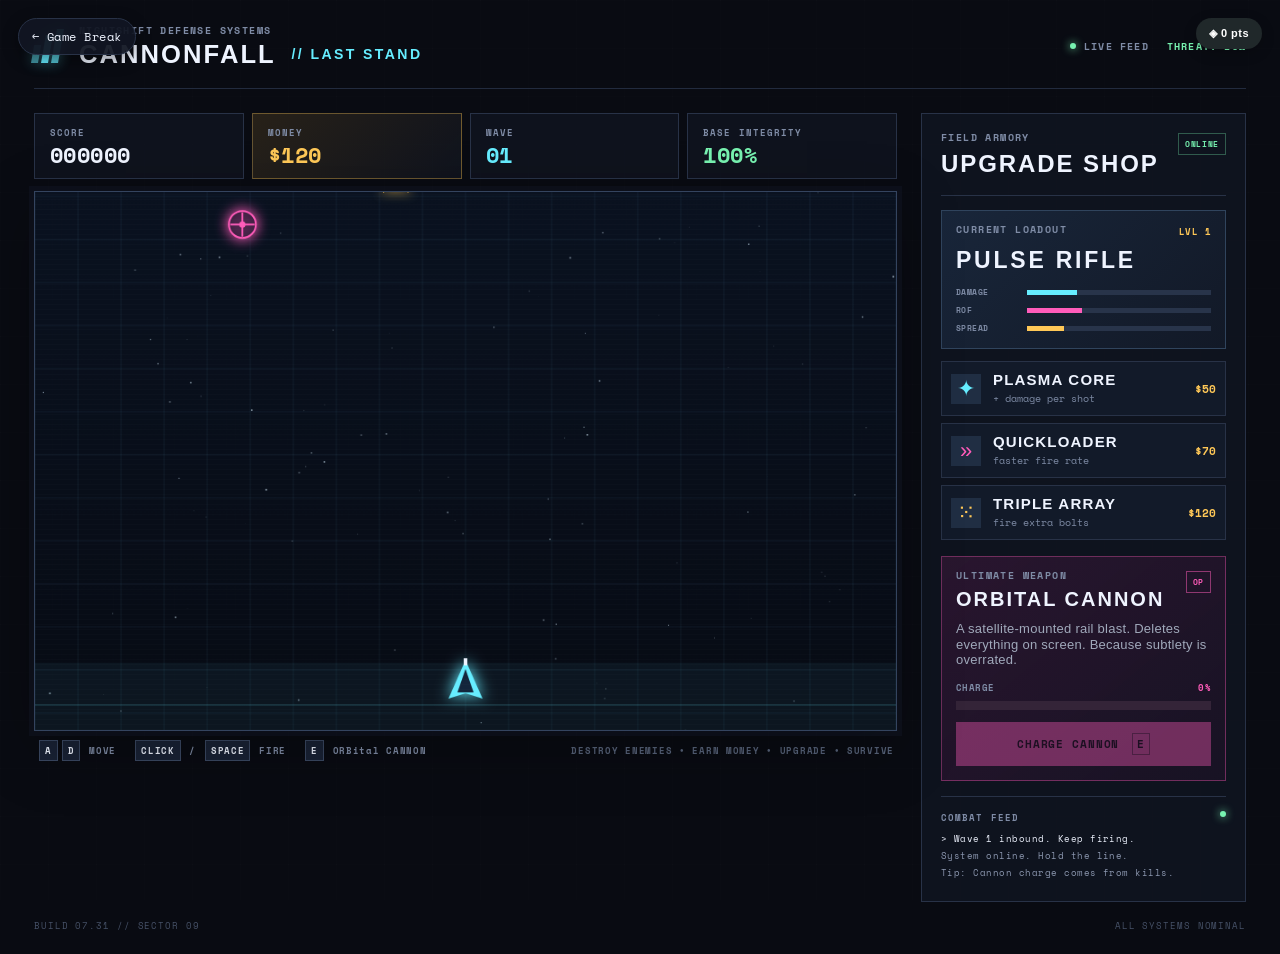
<file: games/cannonfall/index.html>
<!doctype html>
<html lang="en">
  <head>
    <meta charset="UTF-8" />
    <meta name="viewport" content="width=device-width, initial-scale=1.0" />
    <title>Cannonfall // Last Stand</title>
    <meta name="description" content="A neon wave shooter with an upgrade shop and an overpowered orbital cannon." />
    <link rel="stylesheet" href="styles.css" />
    <link rel="stylesheet" href="../../party.css" />
  </head>
  <body>
    <a class="back-home" href="../../index.html" aria-label="Back to Game Break homepage">← Game Break</a>
    <main class="app-shell">
      <header class="topbar">
        <div class="brand-lockup">
          <div class="brand-mark"><span></span><span></span><span></span></div>
          <div>
            <p class="eyebrow">NIGHTSHIFT DEFENSE SYSTEMS</p>
            <h1>CANNONFALL <em>// LAST STAND</em></h1>
          </div>
        </div>
        <div class="topbar-status"><span class="status-dot"></span> LIVE FEED <b id="threat-label">THREAT: LOW</b></div>
      </header>

      <section class="game-layout">
        <div class="game-column">
          <div class="hud-row">
            <div class="hud-chip"><span class="hud-label">SCORE</span><strong id="score">000000</strong></div>
            <div class="hud-chip money-chip"><span class="hud-label">MONEY</span><strong id="credits">$120</strong></div>
            <div class="hud-chip"><span class="hud-label">WAVE</span><strong id="wave">01</strong></div>
            <div class="hud-chip integrity-chip"><span class="hud-label">BASE INTEGRITY</span><strong id="integrity">100%</strong></div>
          </div>

          <div class="arena-frame">
            <canvas id="game" width="960" height="600" aria-label="Cannonfall game arena"></canvas>
            <div class="arena-scanline"></div>
            <div id="wave-banner" class="wave-banner"><span>INCOMING</span><strong>WAVE 01</strong></div>
            <div id="game-over" class="game-over hidden">
              <p class="eyebrow">DEFENSE NETWORK OFFLINE</p>
              <h2>THE WALL FELL</h2>
              <p>You held the line for <b id="final-wave">1</b> waves, scored <b id="final-score">0</b>, and finished with <b id="final-credits">$120</b>.</p>
              <button id="restart-button" class="primary-button">REBOOT DEFENSE</button>
            </div>
          </div>

          <div class="control-strip">
            <span><kbd>A</kbd><kbd>D</kbd> MOVE</span>
            <span><kbd>CLICK</kbd> / <kbd>SPACE</kbd> FIRE</span>
            <span><kbd>E</kbd> ORBital CANNON</span>
            <span class="control-tip">DESTROY ENEMIES • EARN MONEY • UPGRADE • SURVIVE</span>
          </div>
        </div>

        <aside class="shop-panel">
          <div class="panel-heading">
            <div>
              <p class="eyebrow">FIELD ARMORY</p>
              <h2>UPGRADE SHOP</h2>
            </div>
            <span class="shop-badge">ONLINE</span>
          </div>

          <div class="loadout-card">
            <div class="loadout-top"><span class="eyebrow">CURRENT LOADOUT</span><span id="level-label">LVL 1</span></div>
            <h3 id="weapon-name">PULSE RIFLE</h3>
            <div class="stat-bars">
              <div><span>DAMAGE</span><i><b id="damage-bar"></b></i></div>
              <div><span>ROF</span><i><b id="rof-bar"></b></i></div>
              <div><span>SPREAD</span><i><b id="spread-bar"></b></i></div>
            </div>
          </div>

          <div class="shop-items">
            <button class="shop-item" data-upgrade="damage">
              <span class="item-icon damage-icon">✦</span>
              <span class="item-copy"><b>PLASMA CORE</b><small>+ damage per shot</small></span>
              <span class="price" id="damage-price">$50</span>
            </button>
            <button class="shop-item" data-upgrade="rate">
              <span class="item-icon rate-icon">»</span>
              <span class="item-copy"><b>QUICKLOADER</b><small>faster fire rate</small></span>
              <span class="price" id="rate-price">$70</span>
            </button>
            <button class="shop-item" data-upgrade="spread">
              <span class="item-icon spread-icon">⁙</span>
              <span class="item-copy"><b>TRIPLE ARRAY</b><small>fire extra bolts</small></span>
              <span class="price" id="spread-price">$120</span>
            </button>
          </div>

          <div class="cannon-card">
            <div class="cannon-header"><div><p class="eyebrow">ULTIMATE WEAPON</p><h3>ORBITAL CANNON</h3></div><span class="cannon-hot">OP</span></div>
            <p class="cannon-description">A satellite-mounted rail blast. Deletes everything on screen. Because subtlety is overrated.</p>
            <div class="charge-row"><span>CHARGE</span><strong id="charge-value">0%</strong></div>
            <div class="charge-track"><i id="charge-bar"></i></div>
            <button id="cannon-button" class="cannon-button" disabled>CHARGE CANNON <span>E</span></button>
          </div>

          <div class="feed-card">
            <div class="feed-title"><span>COMBAT FEED</span><span class="live-pip"></span></div>
            <div id="feed" class="feed-lines"><p>System online. Hold the line.</p><p>Tip: Cannon charge comes from kills.</p></div>
          </div>
        </aside>
      </section>

      <footer class="footer-note"><span>BUILD 07.31 // SECTOR 09</span><span>ALL SYSTEMS NOMINAL</span></footer>
    </main>
    <script src="../../party.js"></script><script src="game.js"></script>
  </body>
</html>
</file>
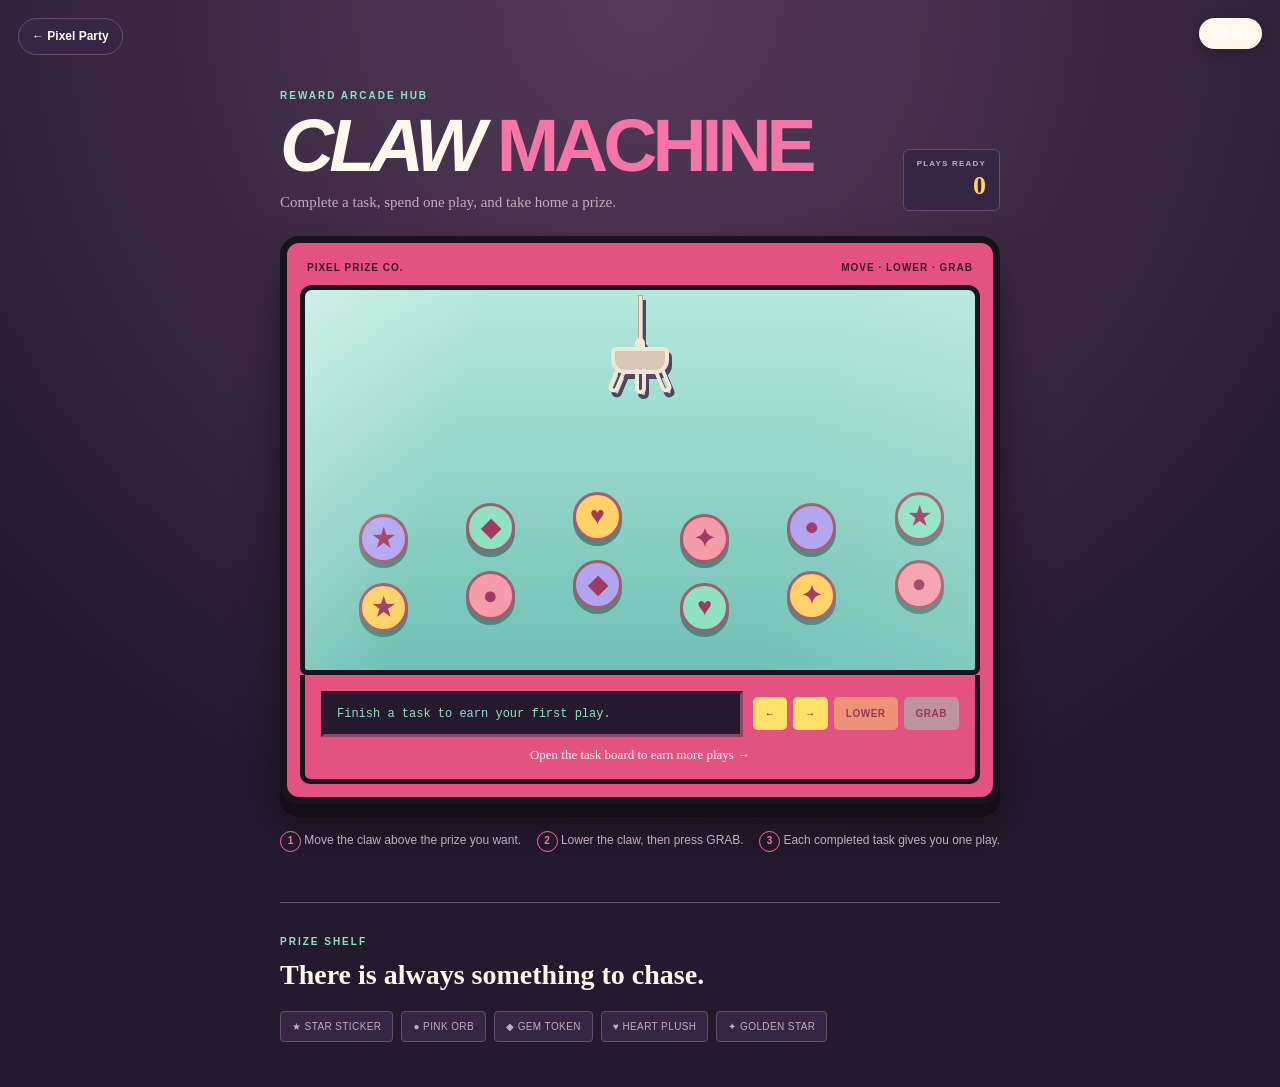
<file: games/claw-machine/index.html>
<!doctype html>
<html lang="en">
<head>
  <meta charset="utf-8">
  <meta name="viewport" content="width=device-width,initial-scale=1">
  <meta name="description" content="Use completed task rewards to play a working claw machine.">
  <title>Claw Machine // Pixel Party</title>
  <link rel="stylesheet" href="style.css">
  <link rel="stylesheet" href="../../party.css">
</head>
<body>
  <a class="back-home" href="../../index.html">← Pixel Party</a>
  <main class="claw-shell">
    <header>
      <div>
        <span class="eyebrow">REWARD ARCADE HUB</span>
        <h1>CLAW <em>MACHINE</em></h1>
        <p>Complete a task, spend one play, and take home a prize.</p>
      </div>
      <div class="play-count" aria-label="Claw plays ready">
        <span>PLAYS READY</span>
        <strong id="plays">0</strong>
      </div>
    </header>

    <section class="machine" aria-label="Interactive claw machine">
      <div class="machine-top"><span>PIXEL PRIZE CO.</span><span>MOVE · LOWER · GRAB</span></div>
      <div class="glass">
        <div class="prize-pile" id="prize-pile" aria-hidden="true"></div>
        <div class="claw" id="claw" aria-hidden="true"><span class="claw-cable"></span><span class="claw-head"><i></i><i></i><i></i></span></div>
        <div class="grabbed-prize" id="grabbed-prize" aria-live="polite"></div>
      </div>
      <div class="machine-base">
        <div class="slot-screen" id="machine-message" role="status" aria-live="polite">Finish a task to earn your first play.</div>
        <div class="claw-controls" aria-label="Claw controls">
          <button id="move-left" type="button" aria-label="Move claw left">←</button>
          <button id="move-right" type="button" aria-label="Move claw right">→</button>
          <button id="lower-claw" type="button" aria-pressed="false">LOWER</button>
          <button id="grab-claw" type="button" class="grab-button">GRAB</button>
        </div>
        <a class="task-link" href="../../tasks.html">Open the task board to earn more plays →</a>
      </div>
    </section>

    <section class="claw-help" aria-label="How to play">
      <p><b>1</b> Move the claw above the prize you want.</p>
      <p><b>2</b> Lower the claw, then press GRAB.</p>
      <p><b>3</b> Each completed task gives you one play.</p>
    </section>

    <section class="prize-shelf">
      <span class="eyebrow">PRIZE SHELF</span>
      <h2>There is always something to chase.</h2>
      <div class="shelf-items"><span>★ STAR STICKER</span><span>● PINK ORB</span><span>◆ GEM TOKEN</span><span>♥ HEART PLUSH</span><span>✦ GOLDEN STAR</span></div>
    </section>
  </main>
  <script src="../../party.js"></script>
  <script src="game.js"></script>
</body>
</html>
</file>
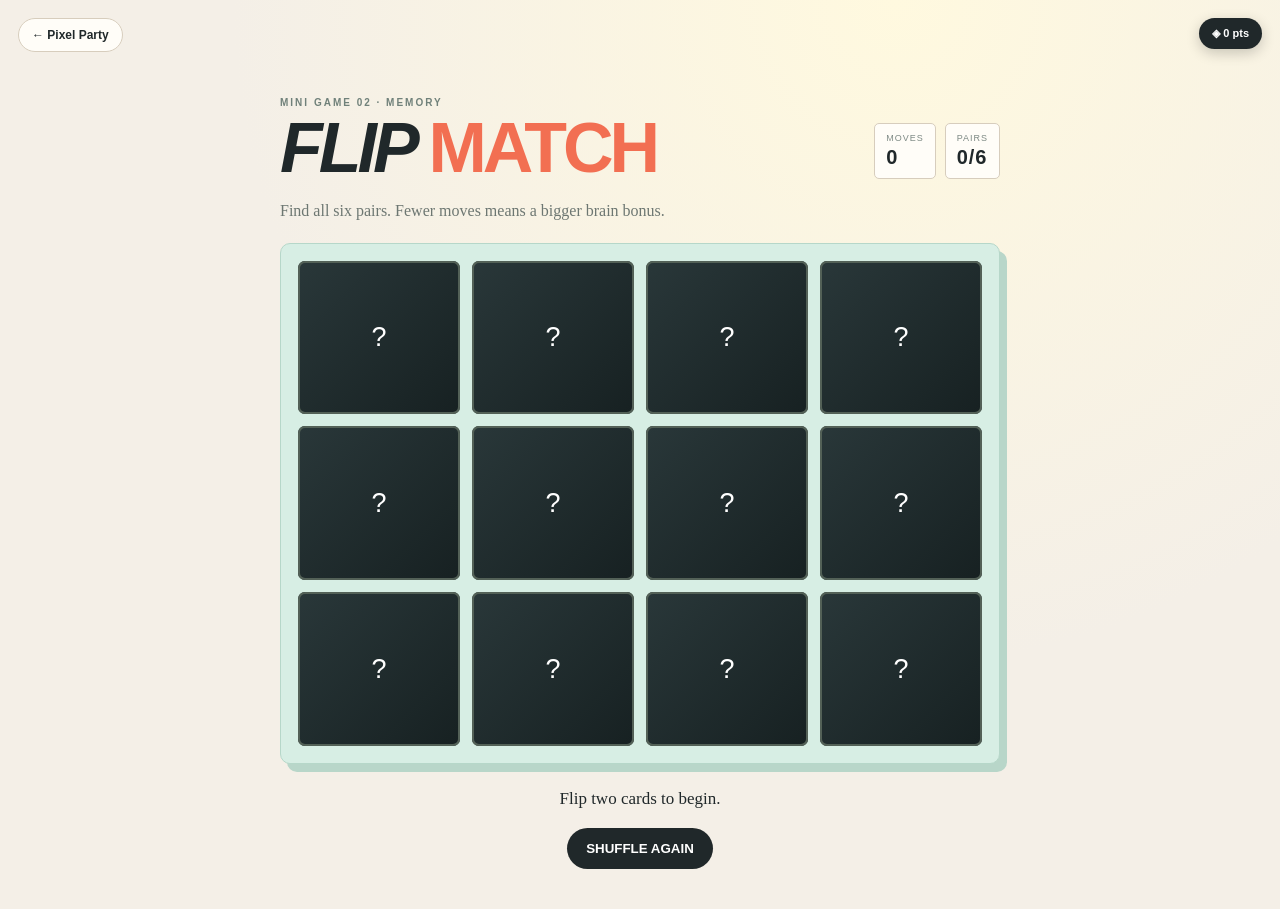
<file: games/flip-match/index.html>
<!doctype html>
<html lang="en">
<head><meta charset="utf-8"><meta name="viewport" content="width=device-width,initial-scale=1"><title>Flip Match // Pixel Party</title><link rel="stylesheet" href="style.css"><link rel="stylesheet" href="flip-fix.css"><link rel="stylesheet" href="../../party.css"></head>
<body><a class="back-home" href="../../index.html">← Pixel Party</a><main class="shell"><header><div><span class="eyebrow">MINI GAME 02 · MEMORY</span><h1>FLIP <em>MATCH</em></h1></div><div class="top-stats"><span>MOVES <b id="moves">0</b></span><span>PAIRS <b id="pairs">0/6</b></span></div></header><p class="intro">Find all six pairs. Fewer moves means a bigger brain bonus.</p><section id="board" class="board" aria-label="Memory card board"></section><div class="message" id="message">Flip two cards to begin.</div><button class="reset" id="reset">SHUFFLE AGAIN</button></main><script src="../../party.js"></script><script src="game.js"></script></body></html>
</file>
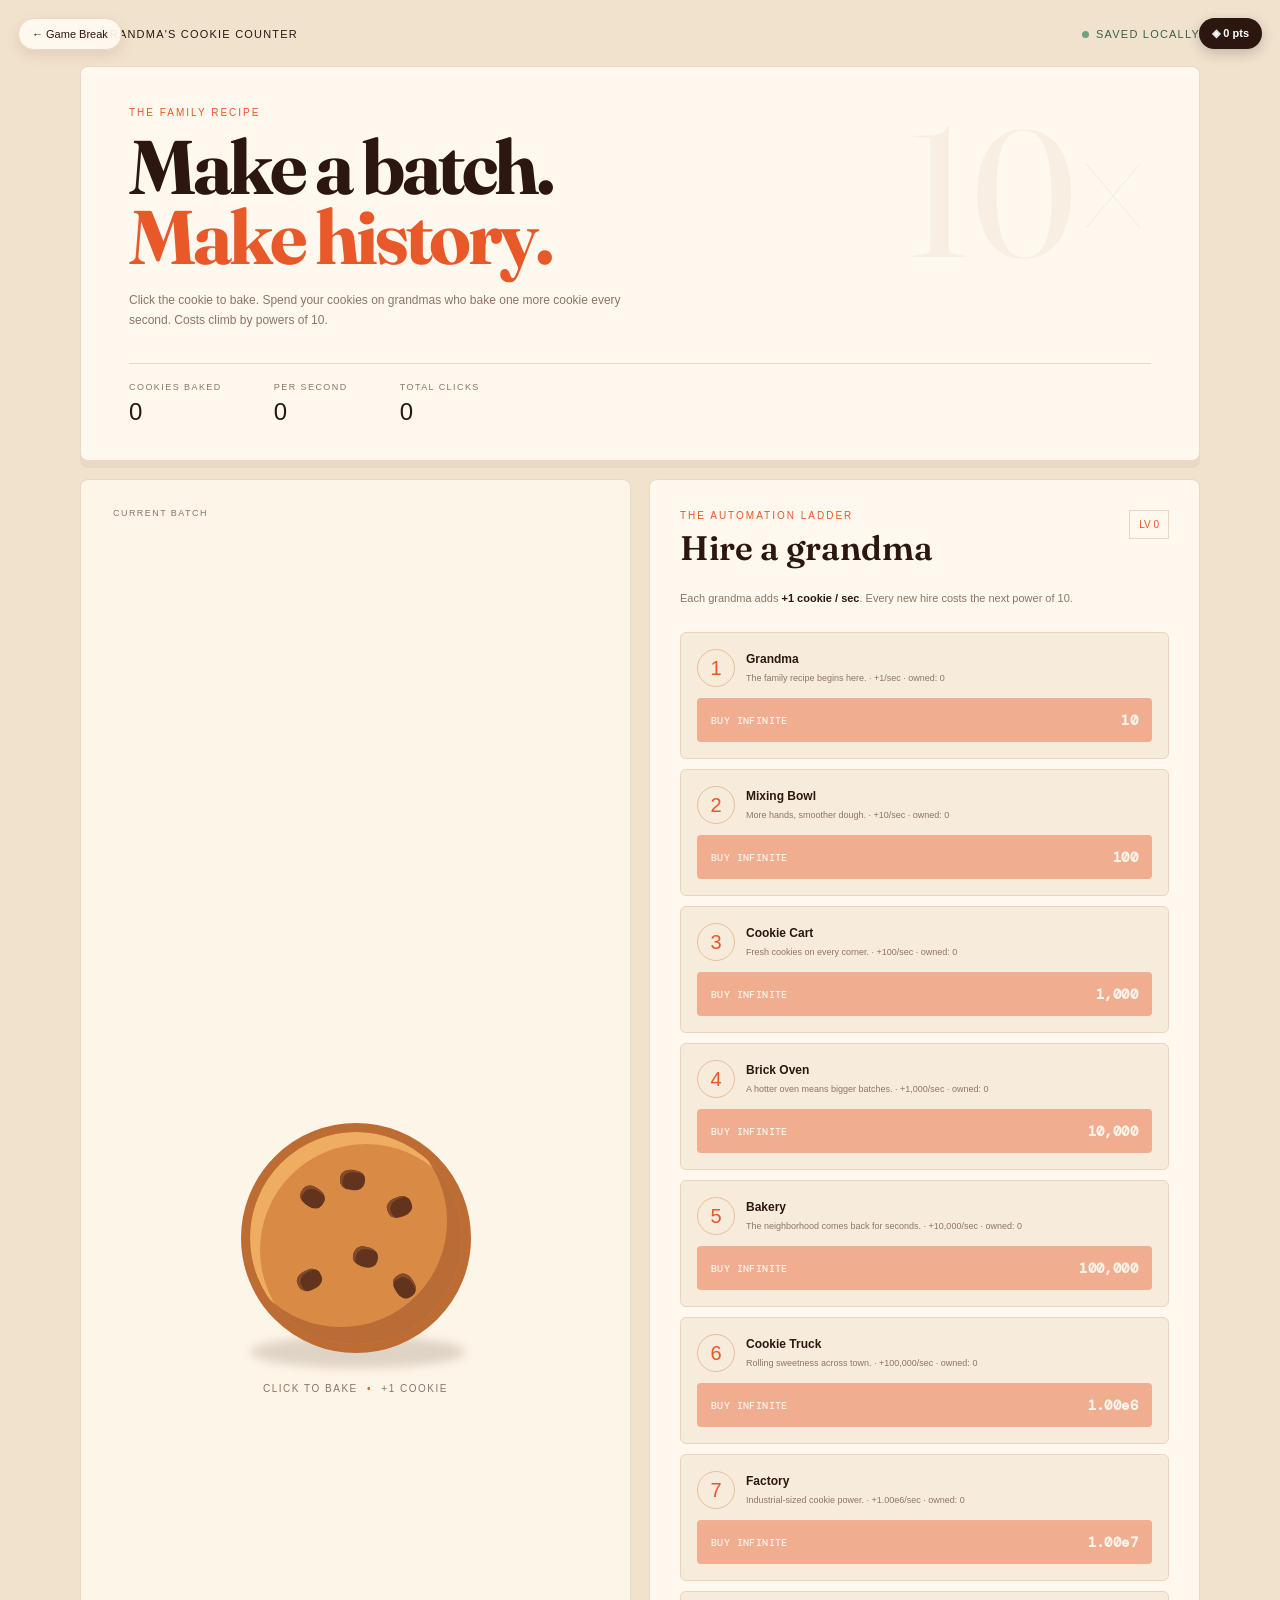
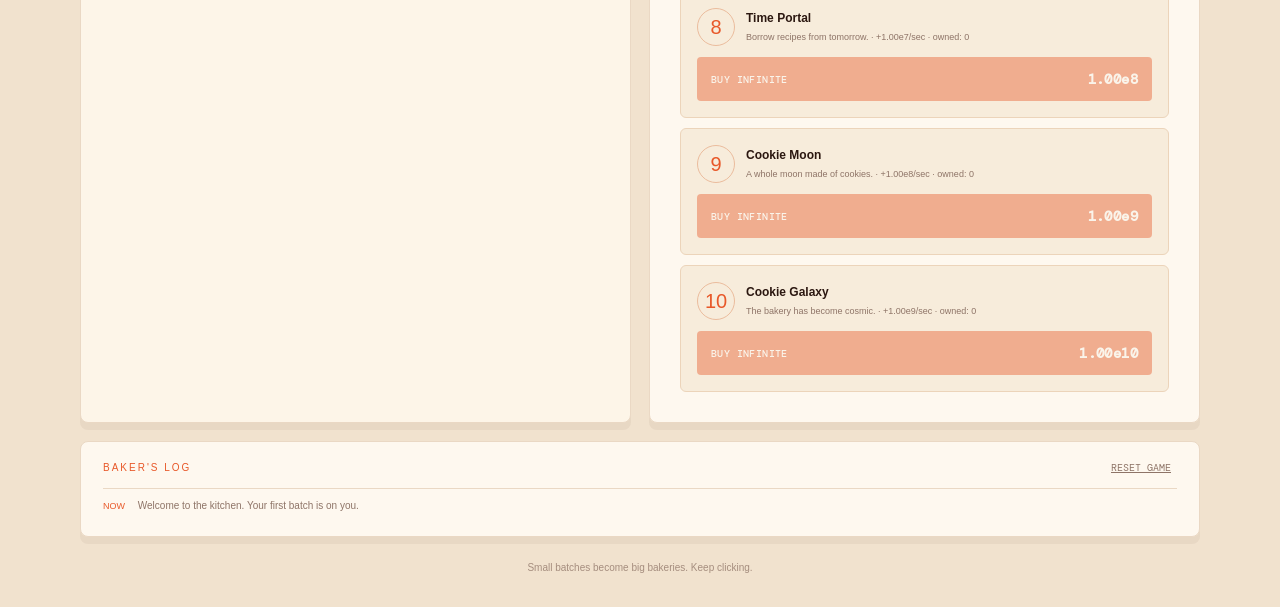
<file: games/grandmas-cookie/index.html>
<!doctype html>
<html lang="en">
<head>
  <meta charset="UTF-8" />
  <meta name="viewport" content="width=device-width, initial-scale=1.0" />
  <meta name="theme-color" content="#24110c" />
  <title>Grandma's Cookie Counter</title>
  <link rel="preconnect" href="https://fonts.googleapis.com">
  <link rel="preconnect" href="https://fonts.gstatic.com" crossorigin>
  <link href="https://fonts.googleapis.com/css2?family=DM+Mono:wght@400;500&family=Fraunces:opsz,wght@9..144,600;9..144,700&display=swap" rel="stylesheet">
  <link rel="stylesheet" href="style.css" />
  <link rel="stylesheet" href="../../party.css" />
</head>
<body>
  <a class="back-home" href="../../index.html" aria-label="Back to Game Break homepage">← Game Break</a>
  <main class="game-shell">
    <header class="topbar">
      <div class="brand"><span class="brand-dot"></span> GRANDMA'S COOKIE COUNTER</div>
      <div class="save-state"><span class="save-light"></span> <span id="saveStatus">SAVED LOCALLY</span></div>
    </header>

    <section class="hero panel">
      <div class="eyebrow">THE FAMILY RECIPE</div>
      <h1>Make a batch.<br><em>Make history.</em></h1>
      <p class="intro">Click the cookie to bake. Spend your cookies on grandmas who bake one more cookie every second. Costs climb by powers of 10.</p>
      <div class="stats-row">
        <div><span class="stat-label">COOKIES BAKED</span><strong id="cookieCount">0</strong></div>
        <div><span class="stat-label">PER SECOND</span><strong id="perSecond">0</strong></div>
        <div><span class="stat-label">TOTAL CLICKS</span><strong id="clickCount">0</strong></div>
      </div>
    </section>

    <section class="play-area">
      <div class="cookie-zone panel">
        <div class="counter-label">CURRENT BATCH</div>
        <div id="clickBurst" class="click-burst" aria-live="polite"></div>
        <button id="cookieButton" class="cookie-button" aria-label="Bake one cookie">
          <span class="cookie-shadow"></span>
          <span class="cookie-shape"><span class="chip c1"></span><span class="chip c2"></span><span class="chip c3"></span><span class="chip c4"></span><span class="chip c5"></span><span class="chip c6"></span></span>
        </button>
        <div class="click-hint">CLICK TO BAKE <span>•</span> +1 COOKIE</div>
      </div>

      <aside class="shop panel">
        <div class="shop-heading">
          <div><div class="eyebrow">THE AUTOMATION LADDER</div><h2>Hire a grandma</h2></div>
          <span class="level-badge" id="grandmaLevel">LV 0</span>
        </div>
        <p class="shop-copy">Each grandma adds <strong>+1 cookie / sec</strong>. Every new hire costs the next power of 10.</p>
        <div class="tier-list" id="tierList"></div>
      </aside>
    </section>

    <section class="log panel">
      <div class="log-title"><span class="eyebrow">BAKER'S LOG</span><button id="resetButton" class="text-button">RESET GAME</button></div>
      <div id="eventLog" class="event-log"><p><span>NOW</span> Welcome to the kitchen. Your first batch is on you.</p></div>
    </section>
    <footer>Small batches become big bakeries. Keep clicking.</footer>
  </main>
  <script src="../../party.js"></script><script src="script.js"></script>
</body>
</html>
</file>
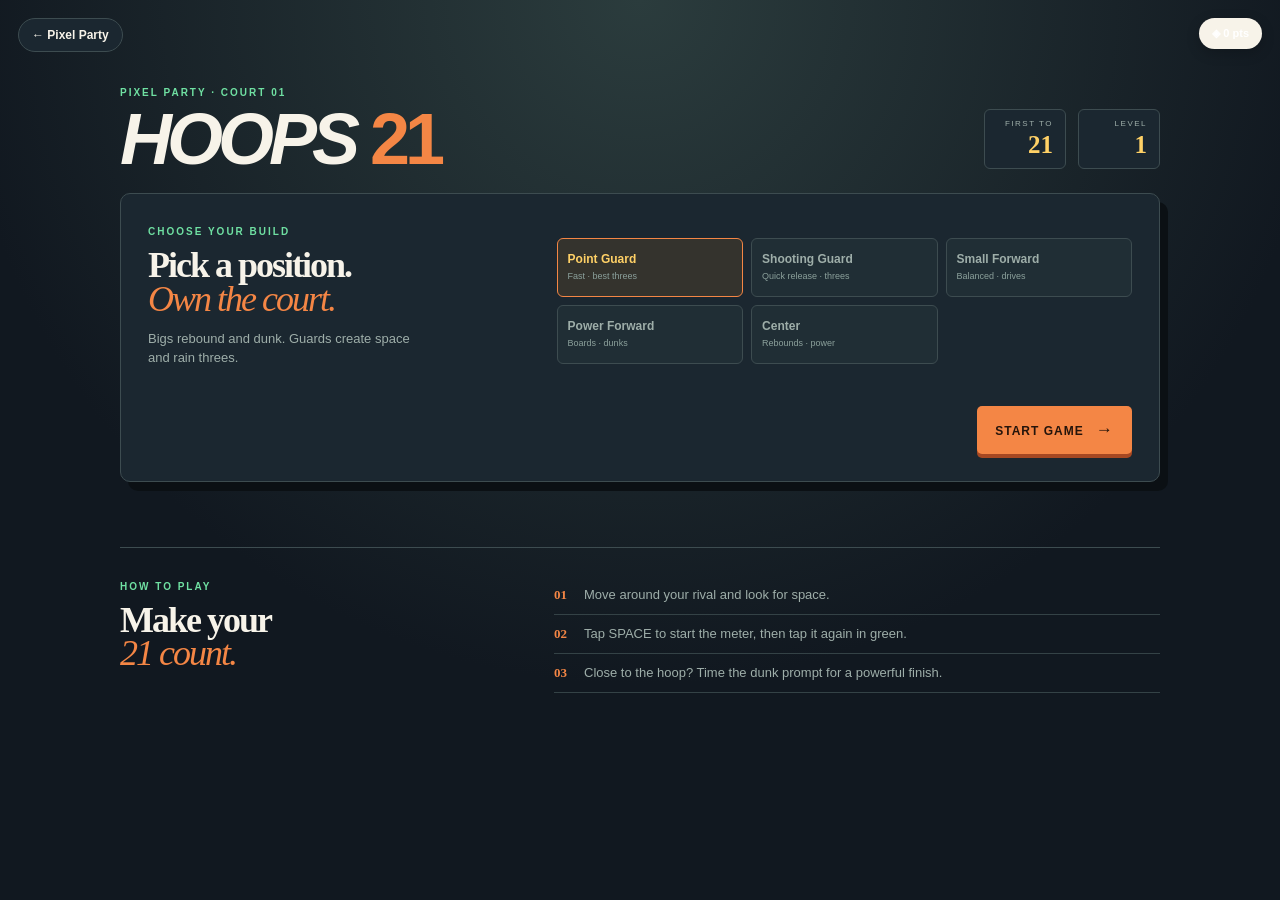
<file: games/hoops-21/index.html>
<!doctype html>
<html lang="en">
<head>
  <meta charset="utf-8"><meta name="viewport" content="width=device-width,initial-scale=1">
  <title>Hoops 21 // Pixel Party</title>
  <link rel="stylesheet" href="style.css">
  <link rel="stylesheet" href="../../party.css">
</head>
<body>
  <a class="back-home" href="../../index.html">← Pixel Party</a>
  <main class="hoops-shell">
    <header class="topbar"><div><span class="eyebrow">PIXEL PARTY · COURT 01</span><h1>HOOPS <em>21</em></h1></div><div class="top-score"><span>FIRST TO</span><strong>21</strong></div><div class="top-score"><span>LEVEL</span><strong id="level">1</strong></div></header>
    <section class="setup-card" id="setup">
      <div><span class="eyebrow">CHOOSE YOUR BUILD</span><h2>Pick a position.<br><em>Own the court.</em></h2><p>Bigs rebound and dunk. Guards create space and rain threes.</p></div>
      <div class="position-grid" id="positions"></div>
      <button class="primary-button" id="start-game">START GAME <span>→</span></button>
    </section>
    <section class="court-wrap hidden" id="court-wrap">
      <div class="game-hud"><div><span>YOU</span><strong id="player-score">0</strong></div><div class="pos-badge" id="position-label">POINT GUARD</div><div class="possession" id="possession">YOUR BALL</div><div><span>RIVAL</span><strong id="opponent-score">0</strong></div></div>
      <div class="court-frame"><canvas id="court" width="900" height="520" aria-label="Hoops 21 basketball court"></canvas><div class="meter-panel" id="meter-panel"><span id="meter-label">SHOT METER</span><div class="meter"><i id="meter-zone"></i><b id="meter-cursor"></b></div><small id="meter-help">Press SPACE again in the green</small></div><div class="court-message" id="court-message"></div><div class="game-over hidden" id="game-over"><span class="eyebrow">FINAL BUZZER</span><h2 id="result-title">YOU WIN</h2><p id="result-copy"></p><button class="primary-button" id="restart">PLAY AGAIN</button><a class="secondary-link" href="../../index.html">Back to Pixel Party</a></div></div>
      <div class="controls"><span><kbd>WASD</kbd> / <kbd>ARROWS</kbd> MOVE</span><span><kbd>SPACE</kbd> SHOOT · TIME IT</span><span>Inside arc = 2 · Outside arc = 3</span></div>
    </section>
    <section class="rules" id="rules"><div><span class="eyebrow">HOW TO PLAY</span><h2>Make your<br><em>21 count.</em></h2></div><div class="rule-list"><p><b>01</b><span>Move around your rival and look for space.</span></p><p><b>02</b><span>Tap SPACE to start the meter, then tap it again in green.</span></p><p><b>03</b><span>Close to the hoop? Time the dunk prompt for a powerful finish.</span></p></div></section>
  </main>
  <script src="../../party.js"></script><script src="game.js"></script>
</body>
</html>
</file>
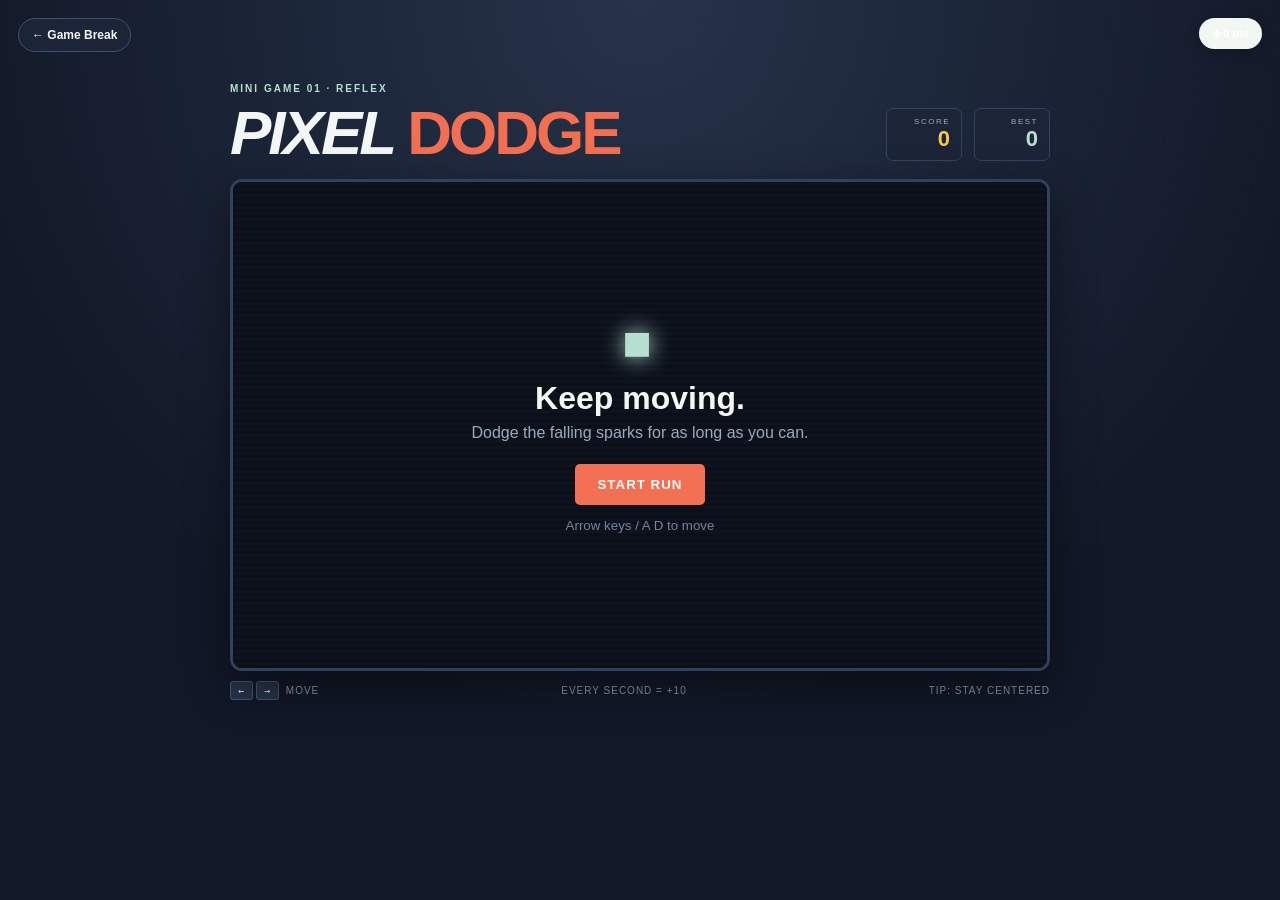
<file: games/pixel-dodge/index.html>
<!doctype html>
<html lang="en">
<head>
  <meta charset="utf-8"><meta name="viewport" content="width=device-width,initial-scale=1">
  <title>Pixel Dodge // Game Break</title>
  <link rel="stylesheet" href="style.css">
  <link rel="stylesheet" href="../../party.css">
</head>
<body>
  <a class="back-home" href="../../index.html">← Game Break</a>
  <main class="shell">
    <header><div><span class="eyebrow">MINI GAME 01 · REFLEX</span><h1>PIXEL <em>DODGE</em></h1></div><div class="score-box"><span>SCORE</span><strong id="score">0</strong></div><div class="score-box best"><span>BEST</span><strong id="best">0</strong></div></header>
    <section class="game-panel"><canvas id="game" width="720" height="430" aria-label="Pixel Dodge game area"></canvas><div id="start-screen" class="overlay"><span class="big-icon">◆</span><h2>Keep moving.</h2><p>Dodge the falling sparks for as long as you can.</p><button id="start">START RUN</button><small>Arrow keys / A D to move</small></div><div id="game-over" class="overlay hidden"><span class="big-icon">✦</span><h2>Nice run.</h2><p>You scored <b id="final-score">0</b> points.</p><button id="again">TRY AGAIN</button></div></section>
    <div class="controls"><span><kbd>←</kbd><kbd>→</kbd> MOVE</span><span>EVERY SECOND = +10</span><span>TIP: STAY CENTERED</span></div>
  </main>
  <script src="../../party.js"></script><script src="game.js"></script>
</body>
</html>
</file>
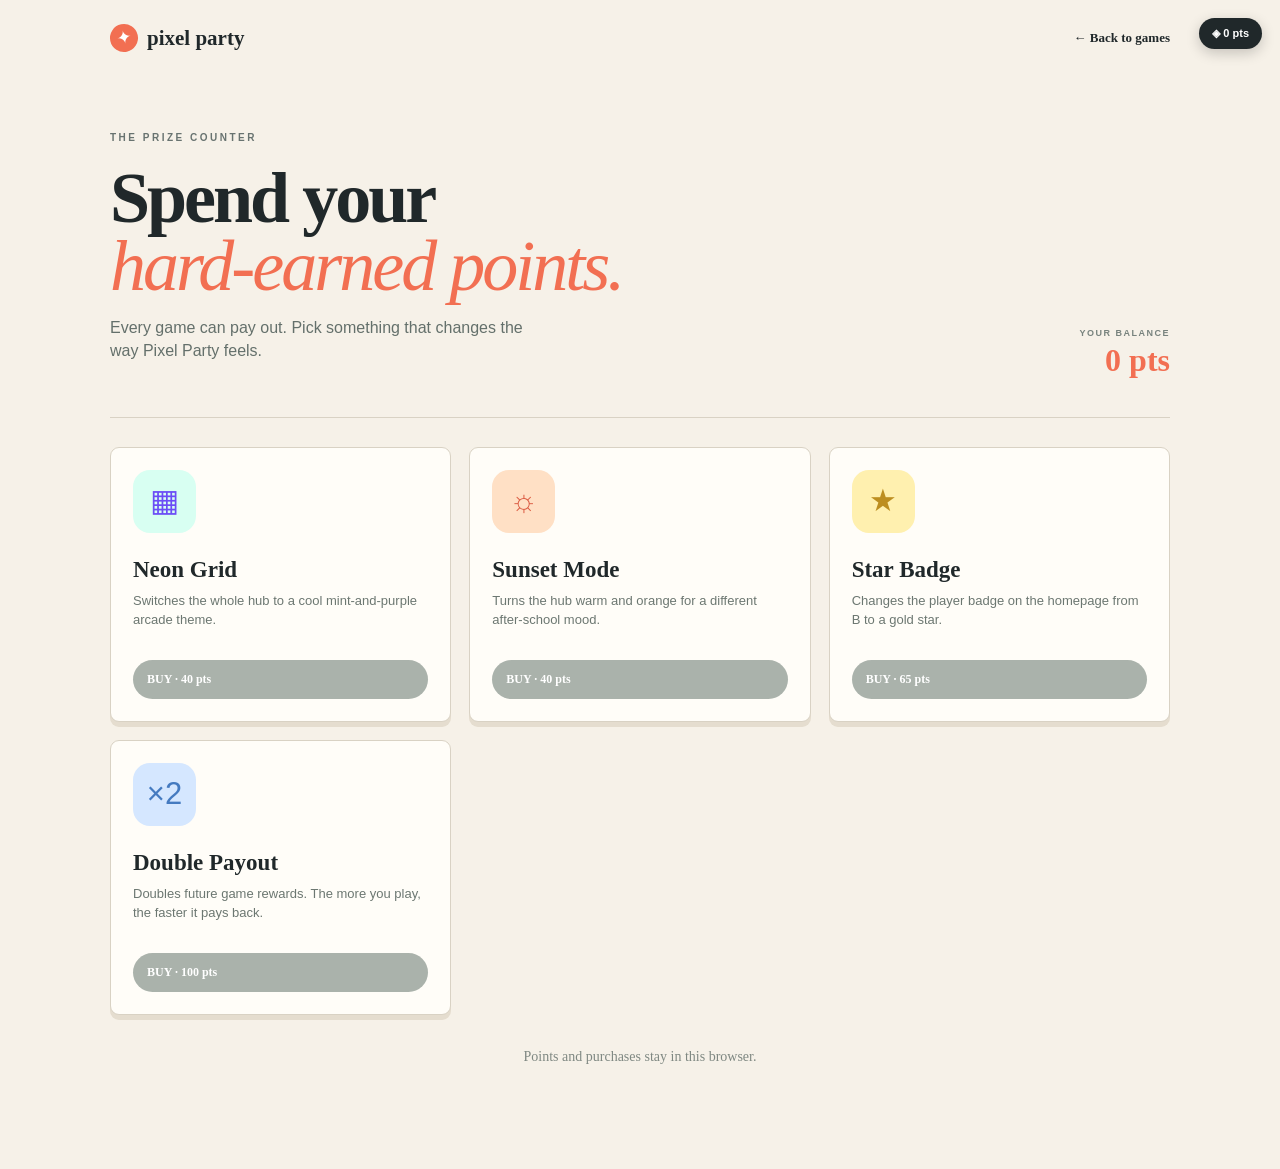
<file: shop.html>
<!doctype html>
<html lang="en">
<head><meta charset="utf-8"><meta name="viewport" content="width=device-width,initial-scale=1"><meta name="description" content="Spend Pixel Party points on themes and player upgrades."><title>Pixel Party // Points Shop</title><link rel="stylesheet" href="styles.css"><link rel="stylesheet" href="party.css"><link rel="stylesheet" href="shop.css"></head>
<body><header class="shop-header"><a class="logo" href="index.html"><span class="logo-mark">✦</span><span>pixel party</span></a><a class="home-link" href="index.html">← Back to games</a></header><main class="shop-shell"><div class="shop-intro"><p class="kicker">THE PRIZE COUNTER</p><h1>Spend your<br><em>hard-earned points.</em></h1><p>Every game can pay out. Pick something that changes the way Pixel Party feels.</p><div class="big-wallet"><span>YOUR BALANCE</span><strong data-party-points>0 pts</strong></div></div><section class="shop-grid" id="shop-grid" aria-label="Shop items"></section><p class="shop-note" id="shop-note" aria-live="polite">Points and purchases stay in this browser.</p></main><script src="party.js"></script><script src="shop.js"></script></body></html>
</file>
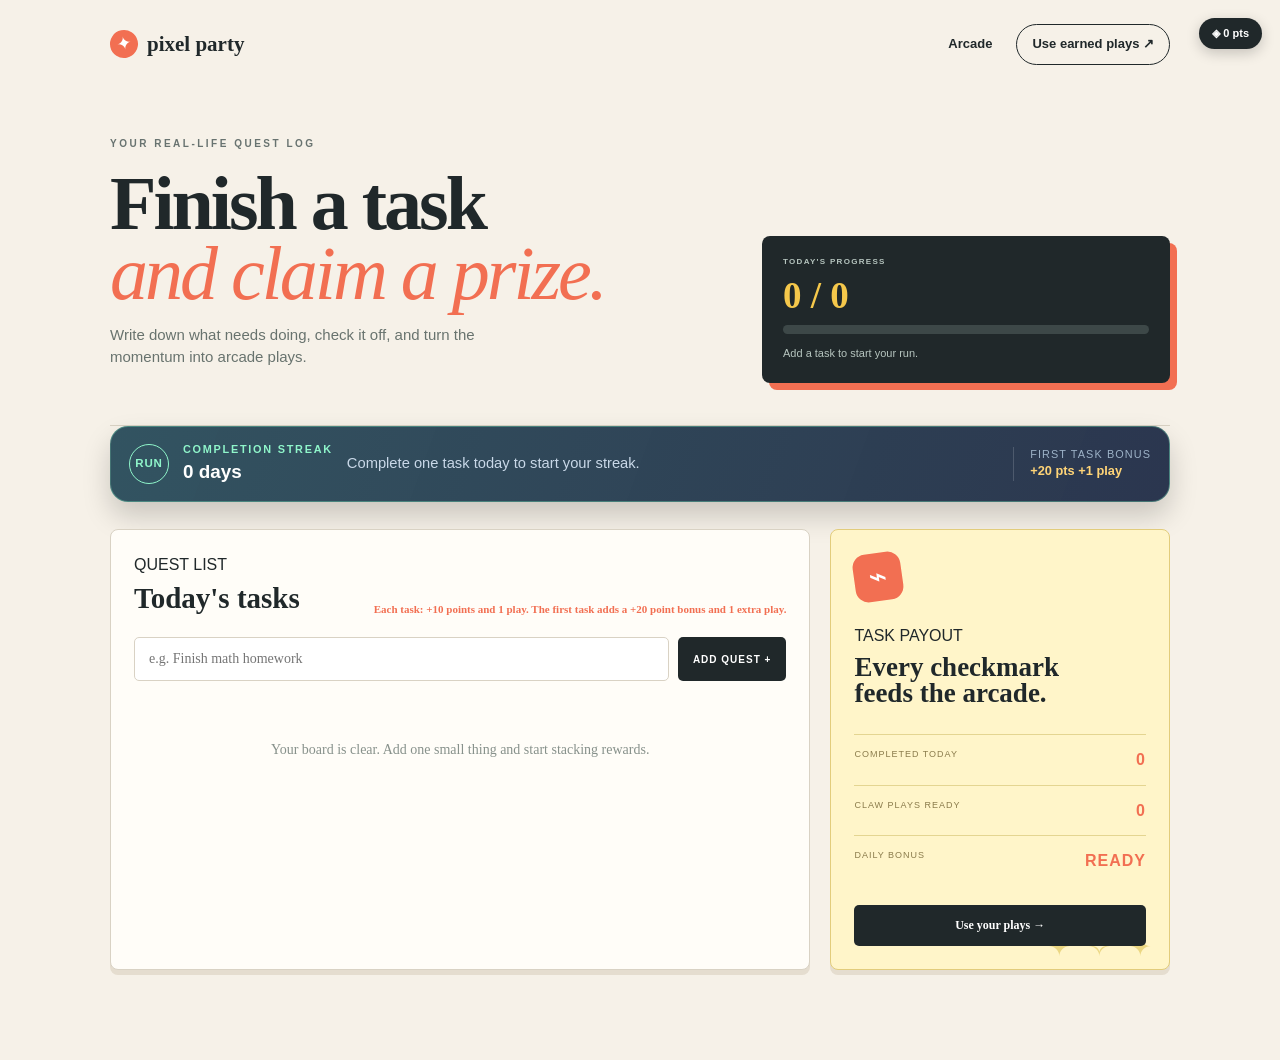
<file: tasks.html>
<!doctype html>
<html lang="en">
<head>
  <meta charset="utf-8">
  <meta name="viewport" content="width=device-width,initial-scale=1">
  <meta name="description" content="A playful task board that turns finished work into arcade rewards.">
  <title>Pixel Party // Task Board</title>
  <link rel="stylesheet" href="styles.css">
  <link rel="stylesheet" href="party.css">
  <link rel="stylesheet" href="tasks.css">
</head>
<body>
  <header class="task-header">
    <a class="logo" href="index.html"><span class="logo-mark">✦</span><span>pixel party</span></a>
    <nav><a href="index.html">Arcade</a><a class="nav-button" href="games/claw-machine/index.html">Use earned plays ↗</a></nav>
  </header>
  <main class="task-shell">
    <section class="task-hero">
      <div><p class="kicker">YOUR REAL-LIFE QUEST LOG</p><h1>Finish a task<br><em>and claim a prize.</em></h1><p>Write down what needs doing, check it off, and turn the momentum into arcade plays.</p></div>
      <div class="task-summary"><span class="tiny-label">TODAY'S PROGRESS</span><strong id="progress-count">0 / 0</strong><div class="progress-track"><i id="progress-bar"></i></div><span id="task-status" role="status" aria-live="polite">Add a task to start your run.</span></div>
    </section>
    <section class="task-layout">
      <div class="task-panel">
        <div class="panel-top"><div><span class="eyebrow">QUEST LIST</span><h2>Today's tasks</h2></div><span class="daily-reward">Each task: +10 points and 1 play. The first task adds a +20 point bonus and 1 extra play.</span></div>
        <form class="task-form" id="task-form"><input id="task-input" maxlength="80" required placeholder="e.g. Finish math homework" aria-label="New task"><button type="submit">ADD QUEST <span>+</span></button></form>
        <div id="task-list" class="task-list"></div>
        <p id="empty-tasks" class="empty-tasks">Your board is clear. Add one small thing and start stacking rewards.</p>
      </div>
      <aside class="reward-panel"><div class="reward-icon">⌁</div><span class="eyebrow">TASK PAYOUT</span><h2>Every checkmark<br>feeds the arcade.</h2><div class="reward-row"><span>COMPLETED TODAY</span><b id="completed-count">0</b></div><div class="reward-row"><span>CLAW PLAYS READY</span><b id="plays-count">0</b></div><div class="reward-row"><span>DAILY BONUS</span><b id="daily-bonus">READY</b></div><a class="play-button" href="games/claw-machine/index.html">Use your plays →</a></aside>
    </section>
  </main>
  <script src="party.js"></script>
  <script src="tasks.js"></script>
</body>
</html>
</file>
<file: styles.css>
:root{--ink:#20282a;--cream:#f6f1e8;--paper:#fffdf8;--coral:#f26f52;--yellow:#f5c84b;--mint:#b7dfcf;--blue:#91c9df;--line:#d9d2c4;--serif:Georgia,'Times New Roman',serif;--hand:'Segoe Print','Bradley Hand',cursive}*{box-sizing:border-box}html{scroll-behavior:smooth}body{margin:0;background:var(--cream);color:var(--ink);font-family:Arial,Helvetica,sans-serif;line-height:1.45}.grain{position:fixed;inset:0;pointer-events:none;opacity:.16;background-image:radial-gradient(#3c3025 .6px,transparent .7px);background-size:7px 7px;mix-blend-mode:multiply;z-index:5}.site-header{max-width:1180px;margin:auto;padding:25px 34px;display:flex;justify-content:space-between;align-items:center;position:relative;z-index:10}.logo{color:var(--ink);text-decoration:none;font:700 21px var(--hand);display:flex;align-items:center;gap:9px}.logo-mark{display:grid;place-items:center;width:28px;height:28px;color:#fff;background:var(--coral);border-radius:50%;font:18px Arial;transform:rotate(-12deg)}nav{display:flex;align-items:center;gap:29px;font-size:13px;font-weight:700}nav a{color:var(--ink);text-decoration:none}nav a:hover,.card-link:hover{color:var(--coral)}.nav-button{border:1px solid var(--ink);padding:10px 15px;border-radius:99px}.nav-button span,.button span,.card-link span{font-size:18px;margin-left:5px}.hero{max-width:1180px;margin:32px auto 105px;padding:45px 34px 0;display:grid;grid-template-columns:1.05fr .95fr;align-items:center;gap:40px}.kicker{text-transform:uppercase;letter-spacing:2.5px;font-size:10px;font-weight:800;color:#687370;margin:0 0 18px}.pulse{display:inline-block;width:8px;height:8px;border-radius:50%;background:var(--coral);margin-right:8px;box-shadow:0 0 0 5px #f26f5230}.hero h1{font:700 clamp(43px,6vw,78px)/.98 var(--serif);letter-spacing:-3px;margin:0 0 24px}.hero h1 em,.how-section em{font-weight:400;color:var(--coral);font-style:italic}.hero-text{max-width:465px;color:#596361;font-size:16px;margin:0 0 31px}.hero-actions{display:flex;align-items:center;gap:19px}.button{display:inline-block;text-decoration:none;font-weight:800;font-size:13px;padding:15px 21px;border-radius:99px}.button-primary{background:var(--ink);color:#fff}.button-primary:hover{background:var(--coral)}.micro-note{font:13px var(--hand);color:#727a76}.hero-art{height:370px;position:relative}.sun{position:absolute;background:var(--yellow);width:260px;height:260px;border-radius:50%;left:78px;top:15px}.controller{position:absolute;left:53px;top:96px;width:360px;height:174px;background:#e8e1d4;border:3px solid var(--ink);border-radius:90px 85px 105px 85px;transform:rotate(-10deg);box-shadow:8px 10px 0 var(--ink);overflow:hidden}.controller-top{position:absolute;width:182px;height:50px;background:#c7d1ca;border-radius:50%;left:88px;top:-23px;opacity:.7}.dpad{position:absolute;left:62px;top:60px;width:48px;height:48px}.dpad:before,.dpad:after{content:'';position:absolute;background:var(--ink);border-radius:3px}.dpad:before{width:48px;height:15px;top:16px}.dpad:after{height:48px;width:15px;left:16px}.button-cluster{position:absolute;right:47px;top:48px;width:61px;height:60px}.button-cluster i{position:absolute;width:16px;height:16px;border-radius:50%;background:var(--coral);border:2px solid var(--ink)}.button-cluster i:nth-child(1){top:0;left:23px;background:var(--yellow)}.button-cluster i:nth-child(2){top:22px;left:0;background:var(--blue)}.button-cluster i:nth-child(3){top:22px;right:0;background:var(--coral)}.button-cluster i:nth-child(4){bottom:0;left:23px;background:var(--mint)}.stick{position:absolute;width:31px;height:31px;border-radius:50%;background:#b5beb7;border:2px solid var(--ink);bottom:27px}.stick.one{left:127px}.stick.two{left:199px}.controller-line{position:absolute;left:153px;bottom:10px;width:54px;height:2px;background:#9aa49f}.doodle{position:absolute;font-size:45px;color:var(--coral);font-family:var(--hand)}.doodle-star{right:50px;top:24px}.doodle-zig{left:24px;bottom:36px;color:var(--ink);transform:rotate(-18deg)}.art-note{position:absolute;font:17px var(--hand)}.note-one{right:0;bottom:63px;transform:rotate(7deg)}.note-two{left:5px;top:68px;color:var(--coral);transform:rotate(-12deg)}.arcade-section{max-width:1180px;margin:auto;padding:0 34px 110px}.section-heading{display:flex;justify-content:space-between;align-items:end;margin-bottom:25px}.section-heading h2,.how-section h2{font:700 clamp(30px,4vw,46px)/1 var(--serif);letter-spacing:-1.5px;margin:0}.search{border-bottom:1px solid #9faaa4;display:flex;align-items:center;gap:8px;padding:8px 2px;width:180px}.search span{font-size:22px}.search input{background:none;border:0;outline:0;font:14px var(--hand);width:100%;color:var(--ink)}.game-grid{display:grid;grid-template-columns:repeat(3,1fr);gap:18px}.game-card{background:var(--paper);border:1px solid var(--line);border-radius:8px;overflow:hidden;box-shadow:0 5px 0 #e5ddcf;transition:.2s;display:flex;flex-direction:column}.game-card:hover{transform:translateY(-6px) rotate(-.4deg);box-shadow:0 11px 0 #ded4c4}.card-art{height:220px;position:relative;overflow:hidden}.blast-art{background:#161f35;color:#fff}.art-badge{position:absolute;right:14px;top:14px;background:var(--coral);font-size:9px;font-weight:900;padding:5px 8px;border-radius:3px;letter-spacing:1px}.blast-word{position:absolute;left:23px;top:47px;font:900 59px Arial;font-style:italic;letter-spacing:-7px;text-shadow:4px 5px 0 var(--coral)}.blast-caption{position:absolute;left:26px;bottom:30px;color:#9eaac6;text-transform:uppercase;letter-spacing:2px;font-size:10px}.blast-orb{position:absolute;border-radius:50%;border:3px solid #91c9df}.orb-one{width:72px;height:72px;right:34px;bottom:28px;box-shadow:0 0 25px #91c9df}.orb-two{width:19px;height:19px;right:145px;top:31px;background:var(--yellow);border:0}.blast-cross{position:absolute;color:var(--mint);font-size:52px;right:75px;top:70px}.cookie-art{background:#e9d9bc}.cookie{position:absolute;width:138px;height:138px;border-radius:50%;left:90px;top:45px;background:#b66a41;border:4px solid #703e2a;color:transparent;box-shadow:8px 11px 0 #70412d;transform:rotate(-9deg)}.cookie-chip{position:absolute;width:14px;height:14px;border-radius:50%;background:#633724;z-index:1}.c1{left:137px;top:76px}.c2{left:181px;top:123px}.c3{left:117px;top:145px}.recipe-note,.race-note{position:absolute;font:17px var(--hand);color:#6a4938;left:19px;top:21px;transform:rotate(-8deg)}.steam{position:absolute;right:29px;top:26px;font:55px var(--hand);color:#fff;transform:rotate(20deg)}.jetski-art{background:var(--blue)}.wave{position:absolute;left:-20px;width:420px;height:75px;border-top:6px solid #eaf6ee;border-radius:50%}.wave-one{bottom:43px;transform:rotate(-8deg)}.wave-two{bottom:-2px;transform:rotate(7deg);opacity:.7}.jetski{position:absolute;left:98px;top:92px;font-size:104px;color:var(--coral);transform:rotate(-9deg);text-shadow:7px 8px 0 var(--ink)}.speed-lines{position:absolute;left:49px;top:110px;font:38px Arial;letter-spacing:2px;color:#fff;transform:rotate(-15deg)}.race-note{right:20px;left:auto;top:28px;color:var(--ink);font-size:20px;font-weight:700;transform:rotate(8deg)}.cannon-art{background:#f1c94f;color:var(--ink)}.cannon-sun{position:absolute;font-size:120px;left:17px;top:37px;opacity:.25}.cannon{position:absolute;font-size:110px;left:58px;top:73px;transform:rotate(-20deg)}.cannon-copy{position:absolute;right:21px;top:48px;font:900 31px/.85 Arial;font-style:italic;text-align:right}.card-body{padding:18px 19px 20px;display:flex;flex-direction:column;flex:1}.card-meta{display:flex;justify-content:space-between;color:#78827e;text-transform:uppercase;font-size:9px;font-weight:800;letter-spacing:1.1px}.game-type{color:var(--coral)}.card-body h3{font:700 24px/1.05 var(--serif);margin:14px 0 8px}.card-body p{color:#6a736f;font-size:13px;line-height:1.5;margin:0 0 20px}.card-link{color:var(--ink);font:700 14px var(--hand);text-decoration:none;margin-top:auto}.empty-state{text-align:center;font:20px var(--hand);padding:50px}.how-section{background:#d9eee4;padding:86px max(34px,calc((100% - 1112px)/2));display:grid;grid-template-columns:.85fr 1.3fr;gap:85px}.how-section h2{font-size:44px}.steps{display:grid;grid-template-columns:repeat(3,1fr);gap:26px}.step{border-top:1px solid #88a99b;padding-top:14px}.step span{font:15px var(--hand);color:var(--coral)}.step h3{font:700 18px var(--serif);margin:23px 0 8px}.step p{color:#63746f;font-size:13px}.site-footer{max-width:1180px;margin:auto;padding:27px 34px;display:flex;justify-content:space-between;align-items:center;color:#79827d;font-size:10px;text-transform:uppercase;letter-spacing:1px}.site-footer .logo{text-transform:none;letter-spacing:0;color:var(--ink);font-size:17px}.site-footer .logo-mark{width:22px;height:22px;font-size:13px}@media(max-width:850px){.hero{grid-template-columns:1fr;margin-top:10px;margin-bottom:65px}.hero-art{height:310px;max-width:490px;margin:auto;width:100%;transform:scale(.9)}.game-grid{grid-template-columns:repeat(2,1fr)}.how-section{grid-template-columns:1fr;gap:35px}.steps{max-width:700px}.site-footer{gap:15px;flex-wrap:wrap}}@media(max-width:580px){.site-header{padding:18px 20px}nav a:not(.nav-button){display:none}.hero,.arcade-section{padding-left:20px;padding-right:20px}.hero h1{font-size:48px}.hero-art{transform:scale(.72);transform-origin:top center;margin-bottom:-70px}.section-heading{align-items:start;gap:20px;flex-direction:column}.game-grid{grid-template-columns:1fr}.card-art{height:190px}.cookie{left:calc(50% - 69px)}.how-section{padding-left:20px;padding-right:20px}.steps{grid-template-columns:1fr}.site-footer{padding:25px 20px}.site-footer>span:last-child{display:none}}

/* Player dashboard and arcade energy */
.gamified-hero{margin-bottom:38px}.status-line{display:flex;gap:14px;align-items:center;margin-bottom:22px}.live-pill{font:800 10px Arial;letter-spacing:1.4px;background:var(--mint);padding:8px 11px;border-radius:4px}.live-pill .pulse{width:6px;height:6px;margin-right:5px;box-shadow:none}.season-label{font:10px var(--hand);color:#79827d}.player-dashboard{max-width:1112px;margin:0 auto 22px;padding:15px 18px;display:flex;align-items:center;gap:24px;background:var(--ink);color:#fff;border-radius:8px;box-shadow:6px 6px 0 var(--coral)}.player-id{display:flex;align-items:center;gap:10px;min-width:205px}.avatar{display:grid;place-items:center;width:38px;height:38px;border-radius:50%;background:var(--yellow);color:var(--ink);font:700 20px var(--serif);transform:rotate(-7deg)}.tiny-label{display:block;color:#9eb0a8;font:800 8px Arial;letter-spacing:1.3px}.player-id strong,.dash-stat strong{display:block;font:700 14px var(--serif);margin-top:3px}.player-id i{font:normal 9px Arial;color:var(--yellow);margin-left:5px}.xp-block{flex:1;min-width:170px}.xp-label{display:flex;justify-content:space-between;font:800 9px Arial;letter-spacing:1px;color:#b6c5bf;margin-bottom:7px}.xp-label b{color:var(--yellow)}.xp-track{height:8px;border-radius:9px;background:#3b4848;overflow:hidden}.xp-track span{display:block;width:72%;height:100%;background:linear-gradient(90deg,var(--coral),var(--yellow));border-radius:inherit}.dash-stat{display:flex;align-items:center;gap:8px;padding-left:18px;border-left:1px solid #465252;min-width:95px}.stat-icon{font-size:21px}.daily-quest{max-width:1112px;margin:0 auto 84px;padding:18px 24px;display:flex;align-items:center;gap:17px;border:1px dashed #c4a95c;background:#fff5c9;border-radius:8px;position:relative;overflow:hidden}.daily-quest:after{content:'✦  ✧  ✦  ✧';position:absolute;right:20px;bottom:-5px;color:#ebd782;font-size:29px;letter-spacing:8px}.quest-icon{display:grid;place-items:center;background:var(--coral);color:#fff;width:42px;height:42px;border-radius:11px;font-size:25px;transform:rotate(-7deg)}.quest-copy h2{font:700 22px var(--serif);margin:3px 0}.quest-copy p{color:#756f5d;font-size:12px;margin:0}.quest-reward{margin-left:auto;text-align:right;font:800 9px Arial;letter-spacing:1px;color:#9d8d55;z-index:1}.quest-reward b{color:var(--coral);font-size:14px}.mini-card{position:relative}.new-stamp{position:absolute;right:13px;top:13px;z-index:2;background:var(--yellow);color:var(--ink);padding:5px 7px;border-radius:3px;font:900 9px Arial;letter-spacing:1px;transform:rotate(4deg)}.dodge-art{background:#252d3c;color:#fff}.dodge-grid{position:absolute;inset:0;background-image:linear-gradient(#ffffff0c 1px,transparent 1px),linear-gradient(90deg,#ffffff0c 1px,transparent 1px);background-size:25px 25px;transform:perspective(150px) rotateX(35deg) scale(1.4);transform-origin:bottom}.dodge-player{position:absolute;left:49%;bottom:35px;color:var(--mint);font-size:36px;text-shadow:0 0 18px var(--mint);animation:float 1.5s ease-in-out infinite}.dodge-enemy{position:absolute;color:var(--coral);font-size:28px;text-shadow:0 0 12px var(--coral)}.enemy-a{left:27%;top:47px;animation:fall 2.2s linear infinite}.enemy-b{right:27%;top:17px;animation:fall 1.8s .5s linear infinite}.dodge-title{position:absolute;left:18px;bottom:17px;color:#91c9df;font:900 16px/.85 Arial;letter-spacing:1px;transform:rotate(-4deg)}.memory-art{background:#d5e8df;display:grid;grid-template-columns:repeat(3,44px);grid-template-rows:repeat(2,57px);gap:9px;align-content:center;justify-content:center}.memory-card{display:grid;place-items:center;background:var(--paper);border:2px solid var(--ink);border-radius:5px;color:var(--coral);font:700 23px var(--serif);box-shadow:3px 3px 0 #9ebdb0}.mc-2,.mc-4{color:var(--yellow)}.mc-3,.mc-6{color:var(--blue)}.mc-1,.mc-5{background:var(--ink);color:#fff;transform:rotate(-4deg)}.mc-4{transform:rotate(5deg)}@keyframes float{50%{transform:translateY(-9px) rotate(45deg)}}@keyframes fall{0%{transform:translateY(-30px);opacity:0}15%{opacity:1}100%{transform:translateY(150px);opacity:.1}}@media(max-width:850px){.player-dashboard{margin-left:34px;margin-right:34px;flex-wrap:wrap}.player-id{min-width:180px}.daily-quest{margin-left:34px;margin-right:34px}}@media(max-width:580px){.status-line{flex-wrap:wrap}.player-dashboard{margin-left:20px;margin-right:20px;gap:14px}.xp-block{order:3;flex-basis:100%}.dash-stat{min-width:85px}.daily-quest{margin-left:20px;margin-right:20px;margin-bottom:60px;padding:16px}.quest-copy p{max-width:200px}.quest-reward{display:none}}
</file>
<file: quest.css>
.quest-button{position:relative;z-index:2;margin-left:auto;border:1px solid var(--ink);border-radius:99px;background:var(--ink);color:#fff;padding:11px 14px;font:700 11px var(--hand);white-space:nowrap;cursor:pointer}.quest-button:hover{background:var(--coral);border-color:var(--coral)}.quest-button:disabled{background:#a9b3a8;border-color:#a9b3a8;cursor:default}.quest-status{position:absolute;right:24px;bottom:3px;z-index:2;color:#897c4f;font-size:9px}@media(max-width:580px){.quest-button{margin-left:0;padding:9px 11px}.quest-status{right:16px;bottom:-1px;font-size:8px}}
</file>
<file: party.css>
:root{--sans:'Trebuchet MS','Franklin Gothic Medium',sans-serif}body{font-family:var(--sans)}.party-wallet{position:fixed;right:18px;top:18px;z-index:30;padding:9px 13px;border-radius:99px;background:var(--ink,#20282a);color:#fff;text-decoration:none;font:700 11px var(--sans);box-shadow:0 4px 14px #0003}.party-wallet:hover{background:var(--coral,#f26f52)}html,body{min-height:100%;visibility:visible!important;opacity:1!important}.grain{z-index:0}.site-header,main,footer{position:relative;z-index:6}.live-pill,.tiny-label,.xp-label,.card-meta,.art-badge,.new-stamp,.kicker,.task-form button{font-family:var(--sans)}body[data-party-theme="neon"]{--ink:#18233a;--cream:#eaf9f7;--paper:#fff;--coral:#7b61ff;--yellow:#5de0c0;--mint:#c3f2e6}body[data-party-theme="sunset"]{--ink:#3a2025;--cream:#fff0dd;--paper:#fffaf3;--coral:#df583f;--yellow:#ffb443;--mint:#ffd5b7}body[data-party-badge="★"] .avatar{background:var(--coral);color:#fff}body[data-party-badge="★"] .avatar{font-size:0}body[data-party-badge="★"] .avatar::after{content:'★';font-size:15px}
</file>
<file: failsafe.css>
/* Last-resort layout guard for local-file and GitHub Pages rendering. */
html,body{display:block!important;min-width:320px;min-height:100%;overflow-x:hidden!important;overflow-y:auto!important}
body>*{visibility:visible!important}
.site-header{display:flex!important;visibility:visible!important;position:relative!important;z-index:10!important}
main#top{display:block!important;visibility:visible!important;position:relative!important;z-index:6!important}
.hero{display:grid!important;visibility:visible!important}
.player-dashboard{display:flex!important;visibility:visible!important}
.daily-quest{display:flex!important;visibility:visible!important}
.arcade-section{display:block!important;visibility:visible!important}
.game-grid{display:grid!important;visibility:visible!important}
.game-card{display:flex!important;visibility:visible!important;opacity:1!important}
.how-section{display:grid!important;visibility:visible!important}
.site-footer{display:flex!important;visibility:visible!important;position:relative!important;z-index:6!important}
.grain{pointer-events:none!important;z-index:0!important}
</file>
<file: arcade-extra.css>
.hoops-art{background:#c97845;color:#fff;overflow:hidden}.hoops-art:before,.hoops-art:after{content:'';position:absolute;border:3px solid #f5c58e;border-radius:50%;opacity:.7}.hoops-art:before{width:240px;height:240px;left:-90px;top:45px}.hoops-art:after{width:230px;height:230px;right:-100px;top:-72px}.hoops-number{position:absolute;right:22px;top:34px;font:900 86px/.8 Arial;font-style:italic;color:#f7d59b;text-shadow:5px 5px 0 #9d4c2e}.hoops-ball{position:absolute;left:83px;top:71px;font-size:112px;color:#67351f;line-height:1;text-shadow:7px 7px 0 #f2ab68}.hoops-lines{position:absolute;left:22px;bottom:19px;font:900 14px/.9 Arial;letter-spacing:1px;transform:rotate(-5deg)}
.task-cta{max-width:1112px;margin:0 auto 82px;padding:22px 25px;display:flex;align-items:center;gap:18px;background:#d9eee4;border:1px solid #afcfbf;border-radius:8px;box-shadow:6px 6px 0 #aacbbb}.task-cta-icon{display:grid;place-items:center;width:48px;height:48px;border-radius:13px;background:var(--coral);color:#fff;font:700 27px Georgia,serif;transform:rotate(-7deg)}.task-cta h2{font:700 25px/.95 var(--serif);margin:0}.task-cta h2 em{color:var(--coral);font-weight:400}.task-cta p:not(.kicker){color:#63746f;font-size:12px;margin:7px 0 0}.task-cta .kicker{margin:0 0 7px}.task-cta .button{margin-left:auto;white-space:nowrap}.claw-art{background:#e45282;color:#fff;overflow:hidden}.claw-art:before{content:'';position:absolute;inset:28px 42px 22px;background:#9bd9cc;border:5px solid #28182a;border-radius:8px}.claw-machine{position:absolute;left:96px;top:42px;z-index:1;font-size:100px;color:#f7f0df;text-shadow:5px 6px 0 #4f3d55}.prize{position:absolute;z-index:1;display:grid;place-items:center;width:35px;height:35px;border-radius:50%;font:700 21px Georgia,serif;color:#a03a65;border:2px solid #a25c6e}.prize-one{left:77px;bottom:40px;background:#ffd166}.prize-two{right:81px;bottom:38px;background:#f59caa}.claw-copy{position:absolute;right:18px;top:42px;z-index:2;color:#4f243e;font:900 16px/.8 Arial;text-align:right;letter-spacing:1px;transform:rotate(6deg)}@media(max-width:580px){.task-cta{margin-left:20px;margin-right:20px;align-items:flex-start;flex-wrap:wrap;padding:18px}.task-cta .button{margin-left:0}.task-cta p:not(.kicker){max-width:250px}}
.reward-hub{max-width:1112px;margin:-54px auto 82px;padding:22px 25px;display:flex;align-items:center;gap:18px;background:#352644;color:#fff;border:1px solid #664d70;border-radius:8px;box-shadow:6px 6px 0 #e45282}.reward-hub-icon{display:grid;place-items:center;width:48px;height:48px;border-radius:13px;background:#f475a6;color:#fff;font:700 29px Georgia,serif;transform:rotate(8deg)}.reward-hub h2{font:700 25px/.95 var(--serif);margin:0}.reward-hub p:not(.kicker){color:#c1adbe;font-size:12px;margin:7px 0 0}.reward-hub .kicker{color:#8ee2c1;margin:0 0 7px}.reward-hub .button{margin-left:auto;white-space:nowrap;background:#f475a6;color:#241a2e}.reward-hub .button:hover{background:#ffd166}@media(max-width:580px){.reward-hub{margin:-39px 20px 60px;align-items:flex-start;flex-wrap:wrap;padding:18px}.reward-hub .button{margin-left:0}}
</file>
<file: games/cannonfall/styles.css>
@import url('https://fonts.googleapis.com/css2?family=Barlow+Condensed:wght@400;500;600;700;800&family=Space+Mono:wght@400;700&display=swap');

:root {
  --bg: #090b12;
  --panel: #111622;
  --panel-2: #151c2a;
  --line: #283247;
  --text: #eff4ff;
  --muted: #7f8ca6;
  --cyan: #66edff;
  --blue: #5e8bff;
  --pink: #ff5cba;
  --gold: #ffc857;
  --green: #77f2b0;
}
.back-home { position:fixed; top:18px; left:18px; z-index:20; color:var(--text); background:rgba(17,22,34,.94); border:1px solid var(--line); border-radius:999px; padding:9px 13px; text-decoration:none; font:12px 'Space Mono', monospace; box-shadow:0 5px 16px #0006; }
.back-home:hover { color:#090b12; background:#eff4ff; border-color:#eff4ff; }

* { box-sizing: border-box; }
body {
  margin: 0;
  min-width: 320px;
  color: var(--text);
  background: var(--bg);
  font-family: 'Barlow Condensed', 'Arial Narrow', sans-serif;
  letter-spacing: .03em;
}
body::before {
  content: '';
  position: fixed;
  inset: 0;
  pointer-events: none;
  opacity: .5;
  background-image: linear-gradient(rgba(255,255,255,.018) 1px, transparent 1px), linear-gradient(90deg, rgba(255,255,255,.018) 1px, transparent 1px);
  background-size: 48px 48px;
}
button { font: inherit; color: inherit; }
.app-shell { width: min(1440px, 100%); margin: 0 auto; padding: 26px 34px 22px; }
.topbar { display: flex; justify-content: space-between; align-items: center; padding-bottom: 22px; border-bottom: 1px solid #222b3e; }
.brand-lockup { display: flex; gap: 15px; align-items: center; }
.brand-mark { width: 30px; height: 34px; display: flex; align-items: flex-end; gap: 3px; transform: skew(-10deg); }
.brand-mark span { display: block; width: 7px; background: var(--cyan); box-shadow: 0 0 13px rgba(102,237,255,.55); }
.brand-mark span:nth-child(1) { height: 18px; opacity: .6; }.brand-mark span:nth-child(2) { height: 28px; }.brand-mark span:nth-child(3) { height: 34px; opacity: .8; }
.eyebrow { color: var(--muted); font: 700 10px/1 'Space Mono', monospace; letter-spacing: .14em; margin: 0 0 7px; }
h1, h2, h3, p { margin-top: 0; }
h1 { margin: 0; font-size: clamp(22px, 2vw, 31px); letter-spacing: .08em; line-height: .9; font-weight: 800; }
h1 em { color: var(--cyan); font-style: normal; font-size: .55em; letter-spacing: .17em; margin-left: 7px; vertical-align: 4px; }
.topbar-status { font: 700 10px 'Space Mono', monospace; color: var(--muted); letter-spacing: .12em; display: flex; align-items: center; gap: 8px; }
.topbar-status b { color: var(--green); font-weight: 700; margin-left: 10px; }.status-dot, .live-pip { width: 6px; height: 6px; background: var(--green); border-radius: 50%; box-shadow: 0 0 9px var(--green); }
.game-layout { display: grid; grid-template-columns: minmax(0, 1fr) 325px; gap: 24px; padding-top: 24px; }
.hud-row { display: grid; grid-template-columns: repeat(4, 1fr); gap: 8px; margin-bottom: 12px; }
.hud-chip { padding: 12px 15px 11px; background: rgba(17,22,34,.72); border: 1px solid var(--line); min-height: 59px; }
.hud-label { display: block; color: var(--muted); font: 700 9px 'Space Mono', monospace; letter-spacing: .12em; margin-bottom: 5px; }.hud-chip strong { font: 700 22px/1 'Space Mono', monospace; letter-spacing: .02em; }.money-chip { border-color: rgba(255,200,87,.35); background: linear-gradient(135deg, rgba(48,40,26,.78), rgba(17,22,34,.72)); }.money-chip strong, .hud-chip:nth-child(2) strong { color: var(--gold); }.hud-chip:nth-child(3) strong { color: var(--cyan); }.integrity-chip strong { color: var(--green); }
.arena-frame { position: relative; width: 100%; overflow: hidden; background: #070c17; border: 1px solid #34445f; box-shadow: 0 0 0 5px rgba(20,28,44,.35), 0 18px 60px rgba(0,0,0,.28); }
#game { width: 100%; display: block; aspect-ratio: 8 / 5; cursor: crosshair; }
.arena-scanline { pointer-events: none; position: absolute; inset: 0; background: repeating-linear-gradient(0deg, rgba(255,255,255,.026) 0, rgba(255,255,255,.026) 1px, transparent 1px, transparent 5px); opacity: .33; mix-blend-mode: screen; }
.wave-banner { position: absolute; top: 18%; left: 50%; transform: translate(-50%, -50%); text-align: center; pointer-events: none; opacity: 0; }.wave-banner.show { animation: announce 2.4s ease both; }.wave-banner span { display: block; font: 700 11px 'Space Mono', monospace; color: var(--pink); letter-spacing: .3em; }.wave-banner strong { font-size: clamp(36px, 5vw, 64px); line-height: .9; text-shadow: 0 0 28px rgba(255,92,186,.65); }
@keyframes announce { 0% { opacity: 0; transform: translate(-50%, -30%) scale(.9); } 18%, 72% { opacity: 1; transform: translate(-50%, -50%) scale(1); } 100% { opacity: 0; transform: translate(-50%, -66%) scale(1.03); } }
.game-over { position: absolute; inset: 0; display: flex; align-items: center; justify-content: center; flex-direction: column; text-align: center; background: rgba(5,7,13,.84); backdrop-filter: blur(5px); }.game-over.hidden { display: none; }.game-over h2 { font-size: clamp(42px, 7vw, 80px); letter-spacing: .08em; margin: 5px 0 12px; line-height: .9; }.game-over p:not(.eyebrow) { color: var(--muted); font-size: 17px; }.game-over b { color: var(--text); }
.primary-button, .cannon-button { border: 0; cursor: pointer; font: 700 11px 'Space Mono', monospace; letter-spacing: .08em; }.primary-button { background: var(--cyan); color: #071019; padding: 13px 18px; margin-top: 10px; }.primary-button:hover { filter: brightness(1.1); }
.control-strip { display: flex; flex-wrap: wrap; align-items: center; gap: 17px; padding: 13px 3px 0; color: var(--muted); font: 700 9px 'Space Mono', monospace; letter-spacing: .08em; }.control-strip span { white-space: nowrap; }.control-tip { margin-left: auto; color: #58647b; }.control-strip kbd { color: var(--text); background: #192235; border: 1px solid #3a4862; padding: 3px 5px; margin: 0 2px; font: 700 9px 'Space Mono', monospace; }
.shop-panel { background: rgba(17,22,34,.8); border: 1px solid var(--line); padding: 19px; align-self: start; }.panel-heading { display: flex; align-items: flex-start; justify-content: space-between; border-bottom: 1px solid var(--line); padding-bottom: 17px; margin-bottom: 14px; }.panel-heading h2 { margin: 0; font-size: 24px; letter-spacing: .08em; }.shop-badge, .cannon-hot { color: var(--green); border: 1px solid rgba(119,242,176,.32); padding: 4px 6px; font: 700 8px 'Space Mono', monospace; letter-spacing: .08em; }.loadout-card { background: linear-gradient(135deg, #19263a, #121927); border: 1px solid #30445d; padding: 14px; margin-bottom: 12px; }.loadout-top { display: flex; justify-content: space-between; color: var(--cyan); font: 700 9px 'Space Mono', monospace; }.loadout-top .eyebrow { margin: 0; }.loadout-top span:last-child { color: var(--gold); }.loadout-card h3 { font-size: 23px; letter-spacing: .12em; margin: 9px 0 12px; }.stat-bars { display: grid; gap: 6px; }.stat-bars > div { display: grid; grid-template-columns: 63px 1fr; align-items: center; gap: 8px; color: var(--muted); font: 700 8px 'Space Mono', monospace; }.stat-bars i { height: 5px; background: #28344a; display: block; }.stat-bars i b { display: block; height: 100%; background: var(--cyan); transition: width .25s; }.stat-bars > div:nth-child(2) i b { background: var(--pink); }.stat-bars > div:nth-child(3) i b { background: var(--gold); }
.shop-items { display: grid; gap: 7px; }.shop-item { width: 100%; display: grid; grid-template-columns: 32px 1fr auto; gap: 10px; align-items: center; text-align: left; border: 1px solid var(--line); background: #121a29; padding: 9px; cursor: pointer; transition: .15s ease; }.shop-item:hover:not(:disabled) { background: #1b2a3e; border-color: var(--cyan); transform: translateX(-2px); }.shop-item:disabled { opacity: .4; cursor: not-allowed; }.item-icon { display: grid; place-items: center; width: 30px; height: 30px; background: #202e43; color: var(--cyan); font-size: 22px; }.rate-icon { color: var(--pink); }.spread-icon { color: var(--gold); }.item-copy { display: grid; gap: 3px; }.item-copy b { font-size: 15px; letter-spacing: .08em; }.item-copy small { color: var(--muted); font: 10px 'Space Mono', monospace; }.price { color: var(--gold); font: 700 11px 'Space Mono', monospace; }
.cannon-card { margin-top: 16px; padding: 14px; border: 1px solid rgba(255,92,186,.36); background: linear-gradient(140deg, rgba(64,25,61,.55), rgba(27,19,37,.72)); }.cannon-header { display: flex; justify-content: space-between; align-items: flex-start; }.cannon-header h3 { margin: 0; letter-spacing: .1em; font-size: 20px; }.cannon-hot { color: var(--pink); border-color: rgba(255,92,186,.5); }.cannon-description { margin: 10px 0 13px; color: #a0a9bb; font-size: 13px; line-height: 1.2; letter-spacing: .02em; }.charge-row { display: flex; justify-content: space-between; color: var(--muted); font: 700 9px 'Space Mono', monospace; }.charge-row strong { color: var(--pink); }.charge-track { height: 9px; background: #342438; margin: 7px 0 12px; padding: 2px; }.charge-track i { display: block; width: 0; height: 100%; background: linear-gradient(90deg, var(--pink), #ffb3e0); box-shadow: 0 0 10px var(--pink); transition: width .25s; }.cannon-button { width: 100%; padding: 11px; background: var(--pink); color: #1d0b1c; }.cannon-button:disabled { opacity: .38; cursor: not-allowed; }.cannon-button:not(:disabled):hover { filter: brightness(1.15); box-shadow: 0 0 20px rgba(255,92,186,.35); }.cannon-button span { display: inline-block; padding: 2px 4px; margin-left: 5px; border: 1px solid rgba(29,11,28,.45); }
.feed-card { margin-top: 15px; padding-top: 14px; border-top: 1px solid var(--line); }.feed-title { display: flex; justify-content: space-between; color: var(--muted); font: 700 9px 'Space Mono', monospace; letter-spacing: .12em; }.feed-lines { height: 50px; overflow: hidden; margin-top: 8px; }.feed-lines p { color: #8e9ab2; font: 9px/1.45 'Space Mono', monospace; margin: 0 0 4px; }.feed-lines p:first-child { color: var(--text); }.footer-note { display: flex; justify-content: space-between; color: #465167; padding-top: 17px; font: 9px 'Space Mono', monospace; letter-spacing: .1em; }
@media (max-width: 980px) { .app-shell { padding: 20px 18px; }.game-layout { grid-template-columns: 1fr; }.shop-panel { display: grid; grid-template-columns: 1fr 1fr; gap: 12px; }.panel-heading, .loadout-card, .shop-items, .cannon-card, .feed-card { margin: 0; }.panel-heading { grid-column: span 2; }.cannon-card { margin-top: 0; }.feed-card { grid-column: span 2; } }
@media (max-width: 620px) { .app-shell { padding: 14px 10px; }.topbar { align-items: flex-start; }.topbar-status { display: none; }.hud-row { grid-template-columns: repeat(2, 1fr); }.hud-chip { min-height: 51px; padding: 9px 11px; }.hud-chip strong { font-size: 17px; }.control-tip { display: none; }.control-strip { gap: 9px; font-size: 8px; }.shop-panel { display: block; }.panel-heading { margin-bottom: 14px; }.loadout-card, .shop-items, .cannon-card, .feed-card { margin-top: 12px; }.footer-note { font-size: 7px; } }
</file>
<file: games/claw-machine/style.css>
:root{--bg:#241a2e;--panel:#352644;--ink:#fff8ed;--muted:#c1adbe;--pink:#f475a6;--mint:#8ee2c1;--yellow:#ffd166;--line:#664d70;--sans:'Trebuchet MS','Franklin Gothic Medium',sans-serif;--serif:Georgia,'Times New Roman',serif}*{box-sizing:border-box}body{margin:0;min-height:100vh;background:radial-gradient(circle at 50% 0,#563b59,var(--bg) 68%);color:var(--ink);font-family:var(--sans);line-height:1.45}.back-home{position:fixed;top:18px;left:18px;z-index:20;color:var(--ink);background:var(--panel);border:1px solid var(--line);border-radius:99px;padding:9px 13px;text-decoration:none;font-size:12px;font-weight:700}.back-home:hover{background:var(--pink)}.claw-shell{width:min(720px,calc(100% - 32px));margin:auto;padding:82px 0 45px}.claw-shell header{display:flex;align-items:end;gap:15px;margin-bottom:25px}.eyebrow{color:var(--mint);font:800 10px var(--sans);letter-spacing:2px}.claw-shell h1{font:900 clamp(43px,8vw,75px)/.82 var(--sans);font-style:italic;letter-spacing:-5px;margin:10px 0 0}.claw-shell h1 em{color:var(--pink);font-style:normal}.claw-shell header p{color:var(--muted);font:15px var(--serif);margin:17px 0 0}.play-count{margin-left:auto;background:var(--panel);border:1px solid var(--line);padding:9px 13px;text-align:right;border-radius:6px;min-width:96px}.play-count span{display:block;color:var(--muted);font:800 8px var(--sans);letter-spacing:1.2px}.play-count strong{display:block;color:var(--yellow);font:700 26px var(--serif);margin-top:3px}.machine{background:#e45282;border:7px solid #19121f;border-radius:19px;box-shadow:0 13px 0 #130e17,0 23px 45px #0006;padding:13px}.machine-top{display:flex;justify-content:space-between;color:#401a2e;font:900 10px var(--sans);letter-spacing:1px;padding:6px 7px 12px}.glass{height:390px;position:relative;overflow:hidden;background:linear-gradient(180deg,#b5e8dc,#6fc1b4);border:5px solid #19121f;border-radius:12px 12px 7px 7px}.glass:before{content:'';position:absolute;inset:0;background:linear-gradient(105deg,#ffffff55,transparent 24%,transparent 70%,#ffffff22);pointer-events:none;z-index:5}.prize-pile{position:absolute;inset:0}.machine-prize{position:absolute;display:grid;place-items:center;width:49px;height:49px;border-radius:50%;font:700 25px var(--serif);color:#a03a65;border:3px solid #a25c6e;box-shadow:0 5px 0 #4e8780;transition:opacity .2s,transform .2s}.machine-prize.claimed{opacity:.13;transform:scale(.55)}.claw{position:absolute;width:72px;height:132px;transform:translateX(-50%);z-index:3;transition:left .25s ease,top .45s ease;pointer-events:none;filter:drop-shadow(3px 5px 0 #51465f)}.claw-cable{display:block;width:5px;height:60px;margin:0 auto;background:#f0e7d8;border:1px solid #b7aa9b}.claw-head{position:absolute;top:52px;left:7px;width:58px;height:27px;border:4px solid #f0e7d8;border-radius:5px 5px 14px 14px;background:#d7c8b8}.claw-head:before{content:'';position:absolute;left:20px;top:-13px;width:10px;height:13px;background:#f0e7d8;border-radius:5px 5px 0 0}.claw-head i{position:absolute;top:18px;width:11px;height:25px;border:4px solid #f0e7d8;border-top:0;border-radius:0 0 12px 12px;transform-origin:top center}.claw-head i:nth-child(1){left:1px;transform:rotate(23deg)}.claw-head i:nth-child(2){left:20px}.claw-head i:nth-child(3){right:1px;transform:rotate(-23deg)}.claw.lowered .claw-head{background:#f1d6b8}.claw.closing .claw-head i:nth-child(1){transform:rotate(9deg)}.claw.closing .claw-head i:nth-child(3){transform:rotate(-9deg)}.grabbed-prize{position:absolute;left:50%;bottom:17px;transform:translateX(-50%) scale(0);font:900 54px var(--serif);color:#fff;z-index:4;transition:transform .25s;text-shadow:0 3px 8px #7c3c68}.grabbed-prize.show{transform:translateX(-50%) scale(1)}.machine-base{background:#e45282;border:5px solid #19121f;border-top:0;border-radius:0 0 10px 10px;padding:16px;display:grid;grid-template-columns:1fr auto;gap:10px;align-items:center}.slot-screen{background:#27192d;border:3px inset #8d466c;color:var(--mint);padding:13px;font:12px 'Cascadia Mono','Courier New',monospace;min-height:43px}.claw-controls{display:flex;gap:6px}.claw-controls button{border:0;background:#ffe069;color:#3b1c27;border-radius:5px;padding:11px 12px;font:900 10px var(--sans);letter-spacing:.5px;cursor:pointer}.claw-controls button:hover{background:#fff4ba}.claw-controls button:focus-visible,.back-home:focus-visible,.task-link:focus-visible{outline:3px solid #fff;outline-offset:3px}.claw-controls button:disabled{opacity:.45;cursor:not-allowed}.grab-button{background:#8ee2c1!important}.task-link{grid-column:1/-1;text-align:center;color:#fff5e8;font:13px var(--serif);text-decoration:none}.task-link:hover{color:#27192d}.claw-help{display:flex;justify-content:space-between;gap:14px;color:var(--muted);font-size:12px;margin-top:27px}.claw-help p{margin:0}.claw-help b{display:inline-grid;place-items:center;width:21px;height:21px;border:1px solid var(--pink);border-radius:50%;color:var(--pink);font-size:10px}.prize-shelf{margin-top:50px;border-top:1px solid var(--line);padding-top:25px}.prize-shelf h2{font:700 28px var(--serif);margin:8px 0 20px}.shelf-items{display:flex;flex-wrap:wrap;gap:8px}.shelf-items span{background:var(--panel);border:1px solid var(--line);border-radius:4px;padding:9px 11px;color:var(--muted);font:10px var(--sans);letter-spacing:.04em}@media(max-width:620px){.claw-shell header{align-items:flex-start;flex-direction:column}.play-count{margin-left:0}.claw-help{flex-direction:column;gap:7px}}@media(max-width:520px){.claw-shell{padding-top:76px}.machine-top{font-size:8px}.glass{height:310px}.machine-base{grid-template-columns:1fr}.claw-controls{display:grid;grid-template-columns:repeat(4,1fr)}.claw-controls button{padding:11px 7px}.claw-help{margin-top:25px}}
</file>
<file: games/flip-match/style.css>
:root{--bg:#f4efe7;--ink:#20282a;--paper:#fffdf8;--coral:#f26f52;--yellow:#f5c84b;--mint:#b7dfcf;--blue:#91c9df;--line:#d7cdbd}*{box-sizing:border-box}body{margin:0;min-height:100vh;background:radial-gradient(circle at 70% 0,#fff9df,var(--bg) 52%);color:var(--ink);font-family:Arial,sans-serif}.back-home{position:fixed;left:18px;top:18px;color:var(--ink);background:var(--paper);border:1px solid var(--line);border-radius:99px;padding:9px 13px;text-decoration:none;font-size:12px;font-weight:700;z-index:5}.back-home:hover{background:var(--coral);color:#fff;border-color:var(--coral)}.shell{width:min(720px,calc(100% - 32px));margin:auto;padding:92px 0 40px}header{display:flex;align-items:end;justify-content:space-between}h1{font-size:clamp(40px,8vw,70px);line-height:.85;letter-spacing:-4px;font-style:italic;margin:9px 0 0}h1 em{color:var(--coral);font-style:normal}.eyebrow{color:#70817a;font-size:10px;letter-spacing:2px;font-weight:800}.top-stats{display:flex;gap:9px}.top-stats span{font-size:9px;letter-spacing:1px;color:#7d8984;background:var(--paper);border:1px solid var(--line);border-radius:5px;padding:9px 11px}.top-stats b{display:block;color:var(--ink);font-size:20px;margin-top:3px}.intro{color:#6d7772;font:16px Georgia,serif;margin:23px 0}.board{display:grid;grid-template-columns:repeat(4,1fr);gap:12px;padding:17px;background:#d7eee4;border:1px solid #b6d7c9;border-radius:10px;box-shadow:7px 8px 0 #b8d6c9}.card{aspect-ratio:1/.95;border:0;border-radius:7px;background:var(--ink);cursor:pointer;perspective:500px;padding:0}.card-inner{width:100%;height:100%;position:relative;transition:transform .35s;transform-style:preserve-3d}.card.flipped .card-inner,.card.matched .card-inner{transform:rotateY(180deg)}.face{position:absolute;inset:0;display:grid;place-items:center;border-radius:7px;backface-visibility:hidden}.front{color:#fff;font-size:27px;border:2px solid #536157;background:linear-gradient(135deg,#293739,#172122)}.back{transform:rotateY(180deg);font-size:34px;border:2px solid var(--ink);background:var(--paper)}.card:nth-child(4n+1) .back{color:var(--coral)}.card:nth-child(4n+2) .back{color:#4b9c84}.card:nth-child(4n+3) .back{color:#d69c23}.card:nth-child(4n+4) .back{color:#649bb6}.card.matched .back{background:#fff3bb}.message{text-align:center;font:17px Georgia,serif;margin:25px 0 15px;min-height:24px}.reset{display:block;margin:auto;border:0;border-radius:99px;background:var(--ink);color:#fff;padding:13px 19px;font-weight:800;cursor:pointer}.reset:hover{background:var(--coral)}@media(max-width:500px){.top-stats{gap:4px}.top-stats span{padding:7px}.board{gap:8px;padding:10px}.back{font-size:27px}.intro{font-size:14px}}
</file>
<file: games/flip-match/flip-fix.css>
.card-inner{display:block;width:100%;height:100%;position:relative;transition:transform .35s;transform-style:preserve-3d}
</file>
<file: games/grandmas-cookie/style.css>
:root { --ink:#2b1710; --muted:#8e7467; --paper:#fffaf2; --cream:#f7ecdb; --orange:#e85829; --orange-dark:#bf3519; --line:#ead8c4; --green:#38624b; }
* { box-sizing:border-box; }
body { margin:0; min-height:100vh; color:var(--ink); background:#f1e2ce; background-image:radial-gradient(#d9c4ad 0.7px, transparent 0.7px); background-size:12px 12px; font-family:'DM Mono', monospace; }
.back-home { position:fixed; top:18px; left:18px; z-index:20; color:var(--ink); background:rgba(255,250,242,.92); border:1px solid var(--line); border-radius:999px; padding:9px 13px; text-decoration:none; font-size:11px; font-weight:500; box-shadow:0 5px 14px rgba(95,55,33,.12); }
.back-home:hover { color:#fff; background:var(--orange); border-color:var(--orange); }
.game-shell { width:min(1120px, calc(100% - 36px)); margin:0 auto; padding:28px 0 34px; }
.topbar { display:flex; justify-content:space-between; align-items:center; margin-bottom:26px; font-size:11px; letter-spacing:.11em; font-weight:500; }
.brand { display:flex; gap:10px; align-items:center; }.brand-dot { width:10px; height:10px; border-radius:50%; background:var(--orange); box-shadow:0 0 0 4px #f7c7b7; }.save-state { color:var(--green); display:flex; align-items:center; gap:7px; }.save-light { width:7px; height:7px; border-radius:50%; background:#71a17e; }
.panel { background:rgba(255,250,242,.94); border:1px solid var(--line); border-radius:8px; box-shadow:0 7px 0 rgba(95,55,33,.06); }
.hero { padding:40px 48px 34px; position:relative; overflow:hidden; }.hero:after { content:'10×'; position:absolute; right:50px; top:35px; font-family:Fraunces,serif; font-size:180px; line-height:1; color:#f8eee1; z-index:0; pointer-events:none; }.hero > * { position:relative; z-index:1; }
.eyebrow { color:var(--orange); font-size:10px; letter-spacing:.2em; font-weight:500; }.hero h1 { font:700 clamp(42px,7vw,76px)/.92 Fraunces,serif; letter-spacing:-.045em; margin:14px 0 18px; }.hero h1 em { color:var(--orange); font-style:normal; }.intro { max-width:520px; color:var(--muted); font-size:12px; line-height:1.7; margin:0; }.stats-row { display:flex; gap:52px; border-top:1px solid var(--line); margin-top:32px; padding-top:18px; }.stats-row > div { display:flex; flex-direction:column; gap:6px; }.stat-label,.counter-label { color:var(--muted); font-size:9px; letter-spacing:.16em; }.stats-row strong { font-size:24px; font-weight:500; }
.play-area { display:grid; grid-template-columns:1fr 1fr; gap:18px; margin-top:18px; }.cookie-zone { min-height:460px; padding:34px; display:flex; flex-direction:column; align-items:center; justify-content:center; position:relative; overflow:hidden; background:#fdf5e8; }.counter-label { align-self:flex-start; position:absolute; top:28px; left:32px; }.cookie-button { width:260px; height:260px; border:0; background:transparent; cursor:pointer; position:relative; transition:transform .08s ease; }.cookie-button:active { transform:scale(.94); }.cookie-shape { position:absolute; inset:15px; border-radius:50%; background:#d98b46; border:9px solid #bd6c34; box-shadow:inset -15px -17px 0 #b96c36, inset 10px 12px 0 #efad61; }.cookie-shadow { position:absolute; width:214px; height:32px; left:25px; bottom:0; border-radius:50%; background:rgba(72,38,20,.16); filter:blur(5px); }.chip { position:absolute; width:25px; height:20px; border-radius:42%; background:#62341e; transform:rotate(35deg); box-shadow:inset 3px 2px 0 #834a2b; }.c1{left:50px;top:55px}.c2{right:50px;top:65px;transform:rotate(-20deg)}.c3{left:103px;top:115px;transform:rotate(15deg)}.c4{right:45px;bottom:48px;transform:rotate(58deg)}.c5{left:47px;bottom:54px;transform:rotate(-25deg)}.c6{right:97px;top:38px;transform:rotate(8deg)}.click-hint { color:var(--muted); font-size:10px; letter-spacing:.15em; margin-top:15px; }.click-hint span { color:var(--orange); margin:0 5px; }.click-burst { position:absolute; pointer-events:none; color:var(--orange); font-weight:500; font-size:16px; opacity:0; }.click-burst.show { animation:floatUp .7s ease-out; } @keyframes floatUp { 0%{opacity:1;transform:translateY(0)} 100%{opacity:0;transform:translateY(-70px)} }
.shop { padding:30px; }.shop-heading { display:flex; justify-content:space-between; align-items:flex-start; }.shop h2 { font:600 34px/1 Fraunces,serif; margin:10px 0 0; }.level-badge { border:1px solid var(--line); color:var(--orange); padding:8px 9px; font-size:10px; }.shop-copy { color:var(--muted); font-size:11px; line-height:1.6; max-width:400px; margin:25px 0; }.shop-copy strong { color:var(--ink); }.upgrade-card { background:var(--cream); border:1px solid #ecd4ba; border-radius:6px; padding:16px; display:grid; grid-template-columns:38px 1fr; gap:11px; align-items:center; }.upgrade-icon { height:38px; width:38px; display:grid; place-items:center; color:var(--orange); border:1px solid #ebbc9d; border-radius:50%; font-size:20px; }.upgrade-info { display:flex; flex-direction:column; gap:6px; min-width:0; }.upgrade-info strong { font-size:12px; }.upgrade-info span { color:var(--muted); font-size:9px; line-height:1.4; }.buy-button { grid-column:1/-1; display:flex; justify-content:space-between; align-items:center; border:0; border-radius:4px; background:var(--orange); color:white; padding:13px 14px; font:500 10px 'DM Mono'; letter-spacing:.04em; cursor:pointer; box-shadow:0 3px 0 var(--orange-dark); }.buy-button:hover:not(:disabled) { background:#f16a3a; }.buy-button:active:not(:disabled) { transform:translateY(2px); box-shadow:0 1px 0 var(--orange-dark); }.buy-button:disabled { cursor:not-allowed; opacity:.42; box-shadow:none; }.buy-button strong { font-size:14px; }.ladder { display:flex; flex-wrap:wrap; gap:7px; margin-top:18px; }.rung { color:#bba393; border:1px solid var(--line); padding:8px 10px; font-size:10px; border-radius:3px; }.rung.active { color:var(--green); border-color:#a9c8b3; background:#edf6ee; }.rung.next { color:var(--orange); border-color:#edbca5; }
.log { margin-top:18px; padding:18px 22px; }.log-title { display:flex; justify-content:space-between; align-items:center; }.text-button { border:0; background:transparent; font:10px 'DM Mono'; color:var(--muted); cursor:pointer; text-decoration:underline; }.event-log { border-top:1px solid var(--line); margin-top:13px; padding-top:11px; min-height:22px; }.event-log p { margin:0 0 7px; font-size:10px; color:var(--muted); }.event-log p span { color:var(--orange); margin-right:10px; font-size:9px; } footer { text-align:center; color:#a58d7e; font-size:10px; margin-top:25px; }
@media (max-width:720px) { .game-shell{width:min(100% - 24px,560px);padding-top:18px}.topbar{font-size:9px}.hero{padding:30px 25px}.hero:after{right:-10px;top:70px;font-size:130px}.stats-row{gap:20px;justify-content:space-between}.stats-row strong{font-size:18px}.play-area{grid-template-columns:1fr}.cookie-zone{min-height:390px}.shop{padding:25px}.cookie-button{width:230px;height:230px}.cookie-shape{inset:12px}.cookie-shadow{width:188px;left:21px} }
.tier-list { display:flex; flex-direction:column; gap:10px; }
</file>
<file: games/hoops-21/style.css>
:root{--bg:#111820;--panel:#1b2730;--ink:#f7f3e9;--muted:#9eaea9;--orange:#f48645;--yellow:#ffd166;--green:#6fe0a2;--line:#3d4c50}*{box-sizing:border-box}body{margin:0;min-height:100vh;background:radial-gradient(circle at 50% 0,#2b3c3d,var(--bg) 62%);color:var(--ink);font-family:Arial,sans-serif}.back-home{position:fixed;top:18px;left:18px;z-index:20;color:var(--ink);background:#1b2730;border:1px solid var(--line);border-radius:99px;padding:9px 13px;text-decoration:none;font-size:12px;font-weight:700}.back-home:hover{background:var(--orange);border-color:var(--orange)}.hoops-shell{width:min(1040px,calc(100% - 32px));margin:auto;padding:82px 0 55px}.topbar{display:flex;align-items:end;gap:12px;margin-bottom:24px}.eyebrow{color:var(--green);font:800 10px Arial;letter-spacing:2px}.topbar h1{font:900 clamp(42px,7vw,72px)/.82 Arial;font-style:italic;letter-spacing:-5px;margin:10px 0 0}.topbar h1 em{color:var(--orange);font-style:normal}.top-score{margin-left:auto;min-width:82px;border:1px solid var(--line);background:#1b2730;border-radius:6px;text-align:right;padding:9px 12px}.top-score+.top-score{margin-left:0}.top-score span{display:block;color:var(--muted);font-size:8px;letter-spacing:1.5px}.top-score strong{display:block;color:var(--yellow);font:700 25px Georgia,serif;margin-top:3px}.setup-card{display:grid;grid-template-columns:1fr 1.5fr;gap:25px;align-items:center;padding:27px;background:var(--panel);border:1px solid var(--line);border-radius:10px;box-shadow:8px 9px 0 #0b1014}.setup-card h2,.rules h2{font:700 36px/.93 Georgia,serif;letter-spacing:-2px;margin:10px 0}.setup-card h2 em,.rules h2 em{color:var(--orange);font-weight:400}.setup-card p{color:var(--muted);font-size:13px;line-height:1.5;max-width:270px}.position-grid{display:grid;grid-template-columns:repeat(3,1fr);gap:8px}.position-button{border:1px solid var(--line);background:#202e35;color:var(--muted);border-radius:6px;padding:13px 10px;text-align:left;cursor:pointer}.position-button:hover,.position-button.selected{border-color:var(--orange);background:#34332d;color:var(--ink)}.position-button strong{display:block;font-size:12px;color:inherit}.position-button small{display:block;font-size:9px;line-height:1.3;margin-top:5px;color:#8ba09b}.position-button.selected strong{color:var(--yellow)}.primary-button{border:0;border-radius:5px;background:var(--orange);color:#25140b;padding:14px 18px;font:800 12px Arial;letter-spacing:1px;cursor:pointer;box-shadow:0 4px 0 #a64822}.primary-button:hover{background:var(--yellow)}.primary-button span{font-size:17px;margin-left:8px}.setup-card>.primary-button{grid-column:2;justify-self:end}.hidden{display:none!important}.court-wrap{margin-top:4px}.game-hud{display:flex;align-items:center;gap:15px;padding:12px 17px;background:var(--panel);border:1px solid var(--line);border-radius:8px 8px 0 0}.game-hud>div:first-child{margin-right:auto}.game-hud>div:last-child{margin-left:auto;text-align:right}.game-hud span{display:block;color:var(--muted);font-size:8px;letter-spacing:1.3px}.game-hud strong{font:700 26px Georgia,serif;color:var(--yellow)}.pos-badge{border:1px solid var(--orange);color:var(--orange);padding:7px 9px;font:800 9px Arial;letter-spacing:1px}.possession{color:var(--green);font:800 10px Arial;letter-spacing:1px}.court-frame{position:relative;background:#10171b;border:3px solid var(--line);border-top:0;border-radius:0 0 9px 9px;overflow:hidden;box-shadow:0 14px 35px #0008}.court-frame canvas{display:block;width:100%;height:auto}.meter-panel{position:absolute;left:50%;bottom:18px;transform:translateX(-50%);width:min(360px,70%);padding:10px 14px;background:#152025eF;border:1px solid #61736b;border-radius:6px;text-align:center;opacity:0;pointer-events:none;transition:opacity .2s}.meter-panel.active{opacity:1}.meter-panel>span{font:800 9px Arial;letter-spacing:1.5px;color:var(--yellow)}.meter{height:12px;margin:8px 0 4px;position:relative;border-radius:9px;background:linear-gradient(90deg,#f05c5c 0 30%,#6fe0a2 30% 68%,#f05c5c 68%);border:2px solid #0b1014}.meter b{position:absolute;top:-4px;width:3px;height:17px;background:#fff;box-shadow:0 0 7px #fff;left:0}.meter-panel small{color:var(--muted);font-size:10px}.court-message{position:absolute;top:25px;left:50%;transform:translateX(-50%);font:900 17px Arial;letter-spacing:1px;text-shadow:0 2px 8px #000;pointer-events:none;white-space:nowrap}.game-over{position:absolute;inset:0;display:flex;align-items:center;justify-content:center;flex-direction:column;text-align:center;background:#10171beF}.game-over h2{font:900 54px/.9 Arial;font-style:italic;letter-spacing:-2px;margin:12px 0;color:var(--yellow)}.game-over p{color:var(--muted);margin:0 0 22px}.secondary-link{margin-top:20px;color:var(--muted);font:13px Georgia,serif;text-decoration:none}.secondary-link:hover{color:var(--ink)}.controls{display:flex;justify-content:space-between;color:#90a09d;font-size:10px;letter-spacing:1px;padding:13px 2px}.controls kbd{color:var(--ink);background:#26353b;border:1px solid var(--line);border-radius:3px;padding:3px 6px}.rules{display:grid;grid-template-columns:1fr 1.5fr;gap:30px;margin-top:65px;border-top:1px solid var(--line);padding-top:28px}.rule-list p{display:flex;gap:17px;border-bottom:1px solid #344246;padding:11px 0;margin:0;color:var(--muted);font-size:13px}.rule-list b{color:var(--orange);font:700 13px Georgia,serif}.rule-list span{max-width:400px}@media(max-width:700px){.setup-card,.rules{grid-template-columns:1fr}.setup-card>.primary-button{grid-column:auto;justify-self:start}.position-grid{grid-template-columns:repeat(2,1fr)}.controls{gap:8px;flex-wrap:wrap}.controls span:last-child{width:100%}}@media(max-width:480px){.top-score{min-width:62px}.top-score strong{font-size:20px}.position-button{padding:10px 8px}.court-message{font-size:12px}.meter-panel{bottom:10px;width:82%}}
</file>
<file: games/pixel-dodge/style.css>
:root{--bg:#111827;--panel:#1b2537;--ink:#f3f7f4;--muted:#9aaabd;--mint:#b7dfcf;--coral:#f26f52;--yellow:#f5c84b}*{box-sizing:border-box}body{margin:0;min-height:100vh;background:radial-gradient(circle at 50% 0,#27334a,var(--bg) 65%);color:var(--ink);font-family:Arial,sans-serif}.back-home{position:fixed;left:18px;top:18px;z-index:5;color:var(--ink);background:#1b2537;border:1px solid #40506a;border-radius:99px;padding:9px 13px;text-decoration:none;font-size:12px;font-weight:700}.back-home:hover{background:var(--coral);border-color:var(--coral)}.shell{width:min(820px,calc(100% - 32px));margin:0 auto;padding:78px 0 35px}header{display:flex;align-items:end;gap:12px;margin-bottom:18px}.eyebrow{color:var(--mint);font-size:10px;font-weight:800;letter-spacing:2px}h1{font-size:clamp(35px,7vw,62px);line-height:.9;margin:9px 0 0;letter-spacing:-3px;font-style:italic}h1 em{color:var(--coral);font-style:normal}.score-box{margin-left:auto;min-width:76px;background:var(--panel);border:1px solid #34445e;border-radius:7px;padding:8px 11px;text-align:right}.score-box+.score-box{margin-left:0}.score-box span{display:block;color:var(--muted);font-size:8px;letter-spacing:1.5px}.score-box strong{font-size:22px;color:var(--yellow)}.best strong{color:var(--mint)}.game-panel{position:relative;background:#0b101a;border:3px solid #32415b;border-radius:12px;overflow:hidden;box-shadow:0 15px 45px #0007}.game-panel:after{content:'';position:absolute;inset:0;pointer-events:none;background:linear-gradient(#ffffff04 50%,transparent 50%);background-size:100% 6px;mix-blend-mode:screen}.game-panel canvas{display:block;width:100%;height:auto;background:#0b101a}.overlay{position:absolute;inset:0;display:flex;flex-direction:column;align-items:center;justify-content:center;text-align:center;background:#0b101acc;backdrop-filter:blur(3px)}.overlay.hidden{display:none}.big-icon{font-size:44px;color:var(--mint);text-shadow:0 0 22px var(--mint);transform:rotate(45deg);margin-bottom:12px}.overlay h2{font-size:32px;margin:0 0 7px}.overlay p{color:var(--muted);margin:0 0 22px}.overlay button{border:0;border-radius:5px;background:var(--coral);color:#fff;padding:13px 22px;font-weight:800;letter-spacing:1px;cursor:pointer}.overlay button:hover{background:var(--yellow);color:#111}.overlay small{color:#73849b;margin-top:13px}.controls{display:flex;justify-content:space-between;color:#8c9bb0;font-size:10px;letter-spacing:1px;padding-top:14px}.controls kbd{color:var(--ink);background:#27334a;border:1px solid #455673;border-radius:3px;padding:3px 7px;margin-right:3px}@media(max-width:560px){.shell{padding-top:78px}.score-box{min-width:63px}.controls{gap:10px;flex-wrap:wrap}.controls span:last-child{display:none}}
</file>
<file: shop.css>
:root{--shop-ink:#20282a;--shop-paper:#fffdf8;--shop-line:#d9d2c4}body{min-height:100vh;background:var(--cream);color:var(--ink)}.shop-header{max-width:1120px;margin:auto;padding:24px 30px;display:flex;justify-content:space-between;align-items:center}.home-link{color:var(--ink);font:700 13px var(--hand);text-decoration:none}.home-link:hover{color:var(--coral)}.shop-shell{max-width:1120px;margin:auto;padding:55px 30px 90px}.shop-intro{position:relative;border-bottom:1px solid var(--line);padding-bottom:38px;margin-bottom:29px}.shop-intro h1{font:700 clamp(43px,6vw,72px)/.95 var(--serif);letter-spacing:-3px;margin:0}.shop-intro h1 em{font-weight:400;color:var(--coral)}.shop-intro>p:not(.kicker){color:#64706b;max-width:420px}.big-wallet{position:absolute;right:0;bottom:38px;text-align:right}.big-wallet span{display:block;color:#77827d;font:800 9px Arial;letter-spacing:1.5px}.big-wallet strong{display:block;color:var(--coral);font:700 32px var(--serif);margin-top:4px}.shop-grid{display:grid;grid-template-columns:repeat(3,1fr);gap:18px}.shop-item{background:var(--shop-paper);border:1px solid var(--shop-line);border-radius:9px;padding:22px;box-shadow:0 5px 0 #e5ddcf;min-height:275px;display:flex;flex-direction:column}.item-art{width:63px;height:63px;display:grid;place-items:center;border-radius:17px;font-size:31px;margin-bottom:24px}.theme-neon-art{background:#d8fff2;color:#6b4df6}.theme-sunset-art{background:#ffe0c5;color:#db5b42}.badge-art{background:#fff0af;color:#bd8e20}.boost-art{background:#d5e7ff;color:#447ac0}.shop-item h2{font:700 23px var(--serif);margin:0 0 8px}.shop-item p{color:#6c7771;font-size:13px;line-height:1.5;margin:0 0 20px}.shop-buy{margin-top:auto;border:0;background:var(--ink);color:#fff;border-radius:99px;padding:12px 14px;font:700 12px var(--hand);cursor:pointer;text-align:left}.shop-buy:hover{background:var(--coral)}.shop-buy:disabled{background:#aab2ab;cursor:default}.shop-note{text-align:center;color:#7f8882;font:14px var(--hand);margin-top:34px}@media(max-width:700px){.big-wallet{position:static;text-align:left;margin-top:25px}.shop-grid{grid-template-columns:1fr 1fr}}@media(max-width:500px){.shop-header{padding:18px 20px}.shop-shell{padding:35px 20px 60px}.shop-grid{grid-template-columns:1fr}.shop-item{min-height:230px}}
</file>
<file: tasks.css>
:root{--task-ink:#20282a;--task-paper:#fffdf8;--task-line:#d9d2c4}body{background:var(--cream);color:var(--ink)}.task-header{max-width:1120px;margin:auto;padding:24px 30px;display:flex;align-items:center;justify-content:space-between}.task-header nav{display:flex;align-items:center;gap:24px}.task-header nav a{color:var(--ink);text-decoration:none;font-size:13px;font-weight:700}.task-shell{max-width:1120px;margin:auto;padding:48px 30px 90px}.task-hero{display:grid;grid-template-columns:1.2fr .8fr;gap:40px;align-items:end;border-bottom:1px solid var(--line);padding-bottom:42px}.task-hero h1{font:700 clamp(45px,6vw,76px)/.92 var(--serif);letter-spacing:-3px;margin:0}.task-hero h1 em{color:var(--coral);font-weight:400}.task-hero p:not(.kicker){max-width:440px;color:#68736e;font-size:15px}.task-summary{background:var(--ink);color:#fff;border-radius:8px;padding:21px;box-shadow:7px 7px 0 var(--coral)}.task-summary strong{display:block;color:var(--yellow);font:700 37px var(--serif);margin:8px 0}.task-summary .tiny-label{color:#b6c5bf}.task-summary .progress-track{height:9px;background:#3d4848;border-radius:9px;overflow:hidden}.task-summary .progress-track i{display:block;width:0;height:100%;background:linear-gradient(90deg,var(--coral),var(--yellow));transition:width .3s}.task-summary #task-status{display:block;color:#b6c5bf;font-size:11px;margin-top:12px}.task-layout{display:grid;grid-template-columns:1.65fr .8fr;gap:20px;margin-top:27px}.task-panel,.reward-panel{background:var(--paper);border:1px solid var(--line);border-radius:8px;padding:23px;box-shadow:0 5px 0 #e5ddcf}.panel-top{display:flex;justify-content:space-between;align-items:end}.panel-top h2{font:700 29px var(--serif);margin:6px 0 0}.daily-reward{color:var(--coral);font:700 11px var(--hand)}.task-form{display:flex;gap:9px;margin:22px 0}.task-form input{flex:1;min-width:0;border:1px solid var(--line);border-radius:5px;padding:13px 14px;background:#fff;color:var(--ink);font:14px var(--hand);outline:none}.task-form input:focus{border-color:var(--coral)}.task-form button{border:0;border-radius:5px;background:var(--ink);color:#fff;padding:0 15px;font:800 10px Arial;letter-spacing:1px;cursor:pointer}.task-form button:hover{background:var(--coral)}.task-list{display:grid;gap:9px}.task-row{display:grid;grid-template-columns:31px 1fr auto;align-items:center;gap:12px;border:1px solid #e7e0d5;border-radius:6px;padding:11px 12px;background:#fff}.task-row.done{background:#f1f8ed;border-color:#c6dfc0}.task-check{width:23px;height:23px;border:2px solid #a8b5ad;border-radius:50%;background:#fff;color:#fff;cursor:pointer;font-size:13px}.task-row.done .task-check{background:#67b57c;border-color:#67b57c}.task-text{font-size:14px}.task-row.done .task-text{text-decoration:line-through;color:#8a968d}.task-actions{display:flex;gap:6px}.task-actions button{border:0;background:transparent;color:#8b958f;cursor:pointer;padding:5px;font-size:12px}.task-actions button:hover{color:var(--coral)}.empty-tasks{color:#87918b;font:14px var(--hand);text-align:center;padding:25px}.reward-panel{background:#fff5c9;border-color:#e2cc7c;position:relative;overflow:hidden}.reward-panel:after{content:'✦  ✧  ✦';position:absolute;right:12px;bottom:2px;color:#ebd782;font-size:27px;letter-spacing:5px}.reward-icon{display:grid;place-items:center;width:48px;height:48px;border-radius:13px;background:var(--coral);color:#fff;font-size:31px;margin-bottom:23px;transform:rotate(-8deg)}.reward-panel h2{font:700 27px/.95 var(--serif);margin:8px 0 28px}.reward-row{display:flex;justify-content:space-between;border-top:1px solid #e4d591;padding:13px 0;font-size:9px;letter-spacing:1px;color:#8a7b4b}.reward-row b{color:var(--coral);font-size:16px}.play-button{display:block;position:relative;z-index:1;margin-top:20px;text-align:center;background:var(--ink);color:#fff;text-decoration:none;padding:13px;border-radius:5px;font:700 12px var(--hand)}.play-button:hover{background:var(--coral)}@media(max-width:750px){.task-hero,.task-layout{grid-template-columns:1fr}.task-header{padding:18px 20px}.task-header nav a:first-child{display:none}.task-shell{padding:35px 20px 60px}}@media(max-width:480px){.task-form{flex-direction:column}.task-form button{padding:13px}.task-row{grid-template-columns:29px 1fr}.task-actions{grid-column:2}}
</file>
